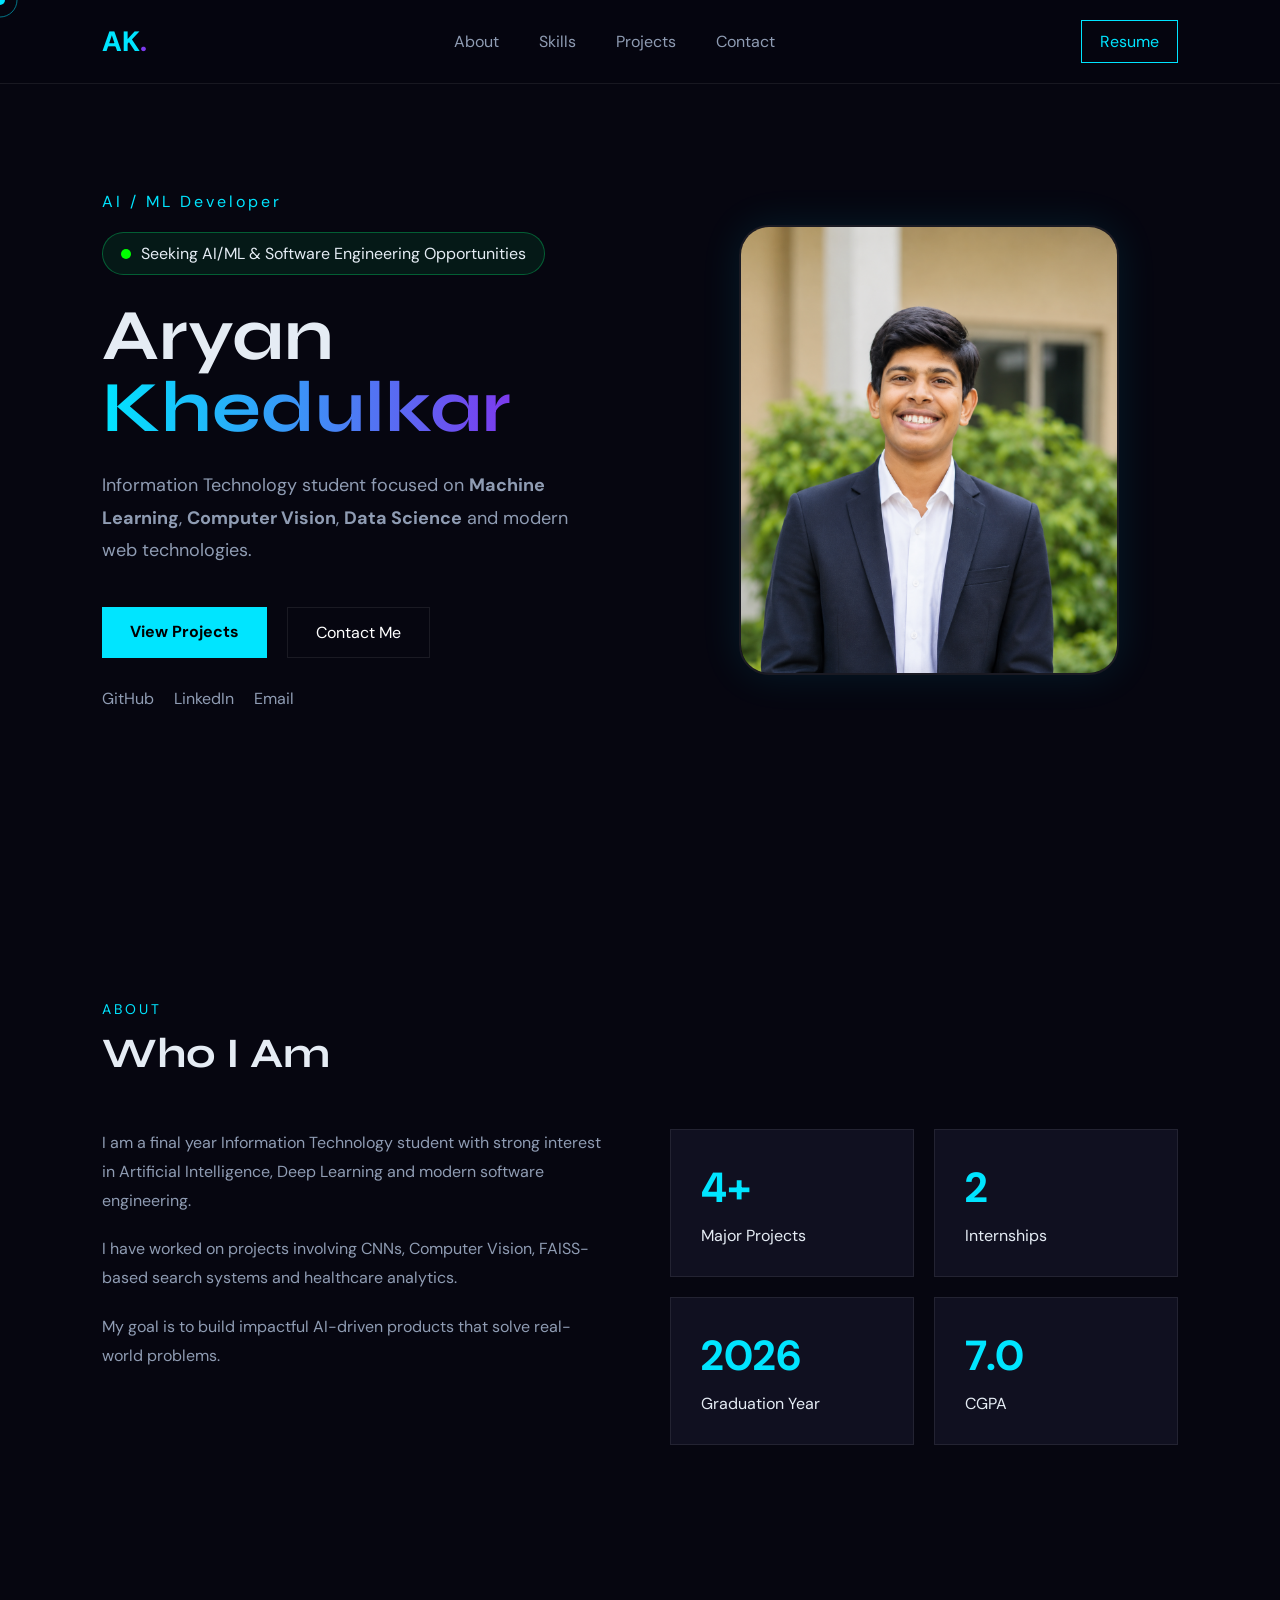
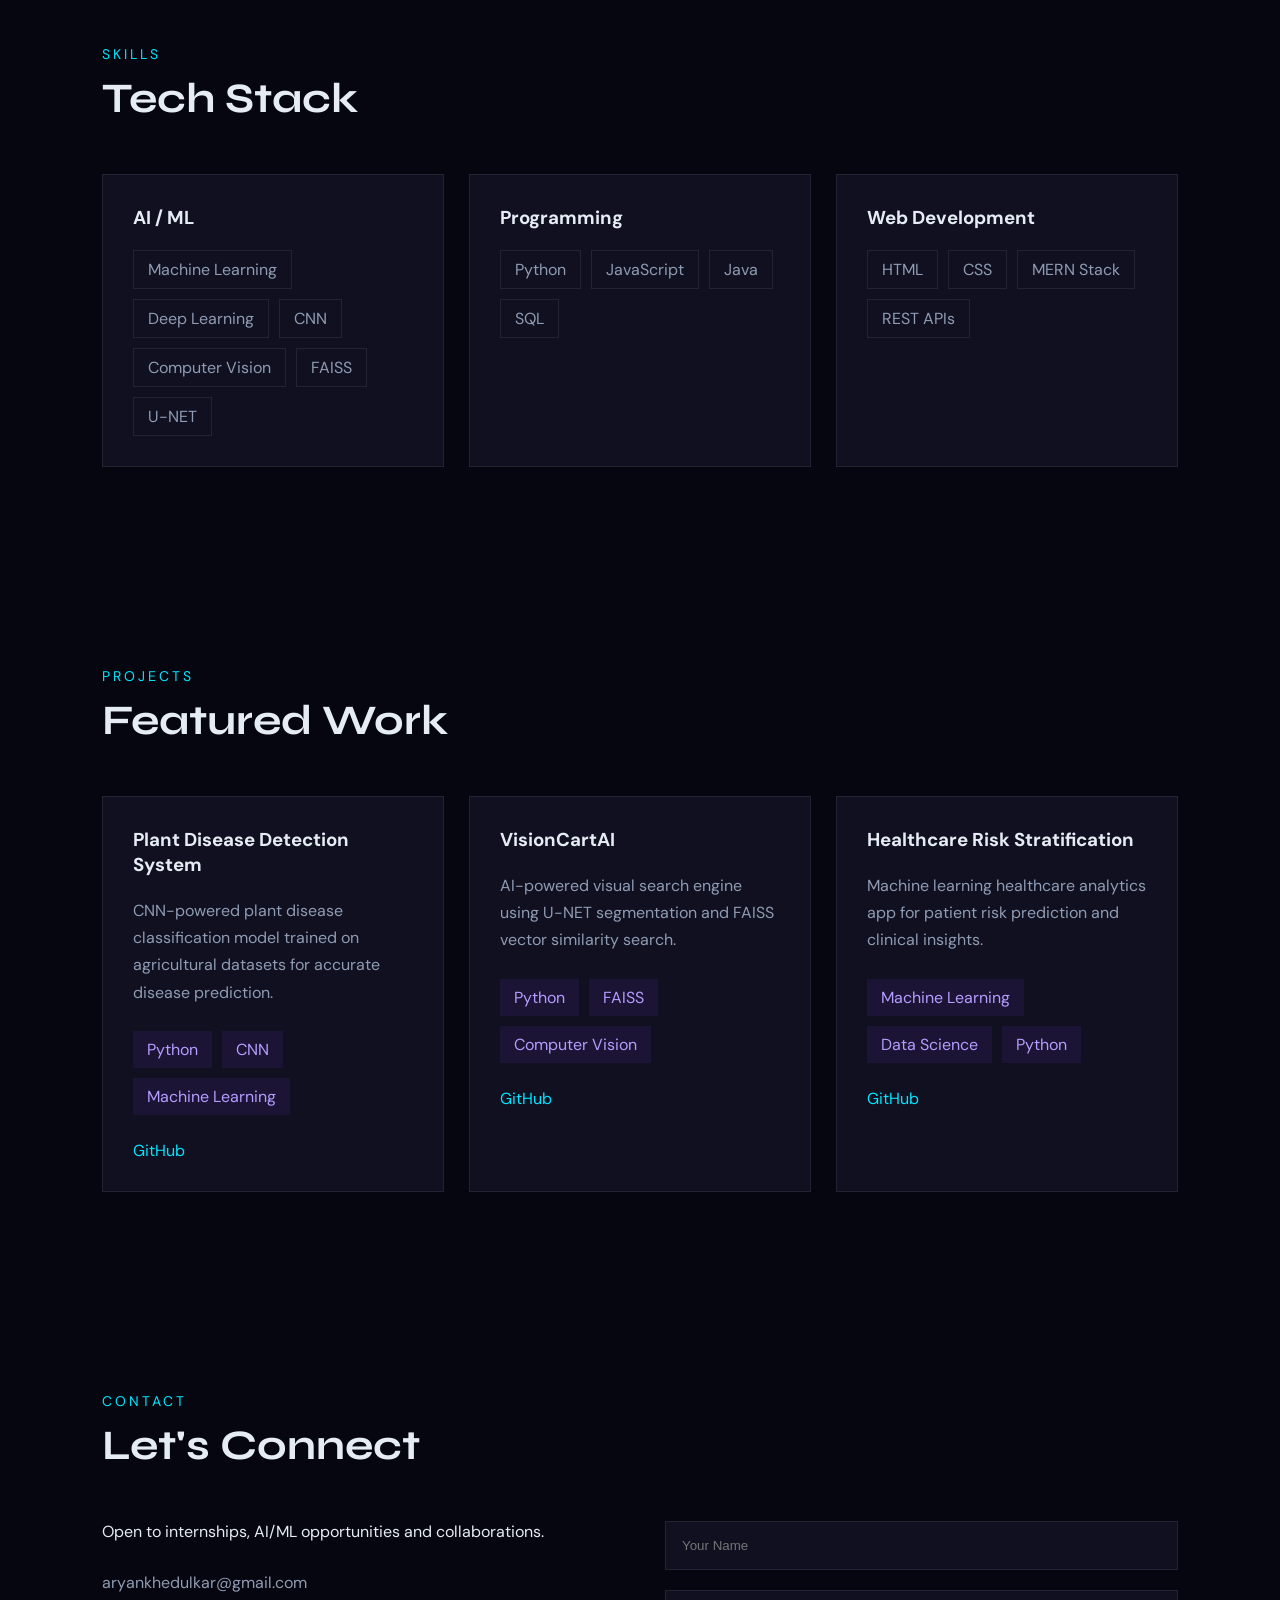
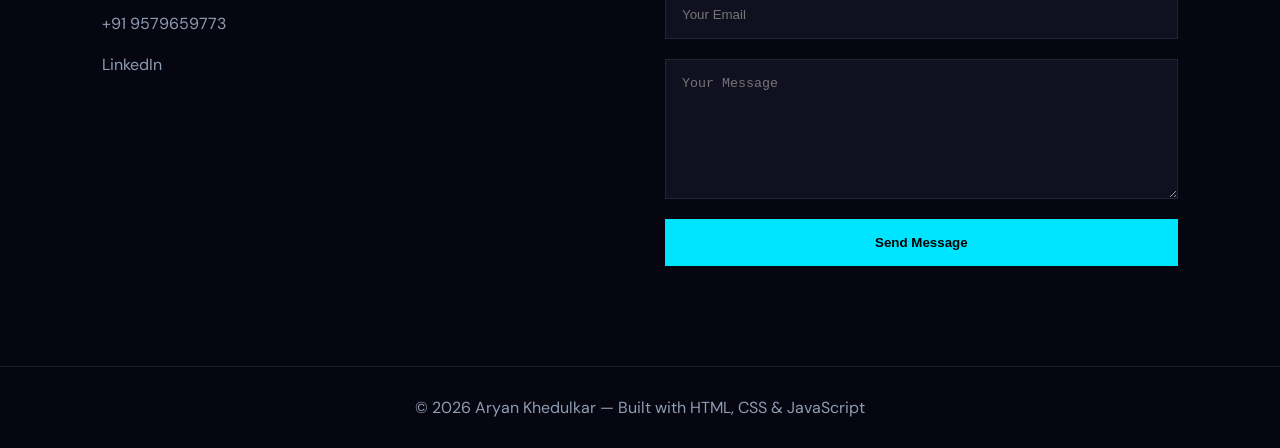
<file: index.html>
<!DOCTYPE html>
<html lang="en">
<head>

  <meta charset="UTF-8" />
  <meta name="viewport" content="width=device-width, initial-scale=1.0" />

  <title>Aryan Khedulkar | AI/ML Developer</title>

  <meta
    name="description"
    content="Aryan Khedulkar — AI/ML Developer, Full Stack Developer and Information Technology student specializing in Machine Learning, Deep Learning, Computer Vision and Data Science."
  />

  <meta name="theme-color" content="#060610">

  <meta property="og:title" content="Aryan Khedulkar Portfolio">
  <meta property="og:description" content="AI/ML Developer Portfolio">
  <meta property="og:image" content="./assets/photo.png">

  <link rel="icon" type="image/png" href="./assets/photo.png" />

  <link
    href="https://fonts.googleapis.com/css2?family=Syne:wght@400;600;700;800&family=JetBrains+Mono:wght@400;500;600&family=DM+Sans:wght@300;400;500&display=swap"
    rel="stylesheet"
  />

  <link rel="stylesheet" href="style.css" />

</head>

<body>

  <!-- Cursor -->
  <div id="cursor"></div>
  <div id="cursor-ring"></div>

  <!-- NAVBAR -->
  <nav>

    <a class="nav-logo" href="#">
      AK<span>.</span>
    </a>

    <ul class="nav-links">

      <li>
        <a href="#about">About</a>
      </li>

      <li>
        <a href="#skills">Skills</a>
      </li>

      <li>
        <a href="#projects">Projects</a>
      </li>

      <li>
        <a href="#contact">Contact</a>
      </li>

    </ul>

    <div class="nav-actions">

      <a
        class="resume-btn"
        href="./assets/Aryan_Khedulkar_Resume.pdf"
        target="_blank"
        rel="noopener noreferrer"
      >
        Resume
      </a>

      <button
        class="hamburger"
        id="hamburger"
        aria-label="Open Navigation Menu"
        title="Menu"
      >

        <span></span>
        <span></span>
        <span></span>

      </button>

    </div>

  </nav>

  <!-- MOBILE MENU -->
  <div class="mobile-menu" id="mobileMenu">

    <a href="#about">About</a>

    <a href="#skills">Skills</a>

    <a href="#projects">Projects</a>

    <a href="#contact">Contact</a>

  </div>

  <!-- HERO -->
  <section id="hero">

    <div class="hero-bg hero-bg-1"></div>
    <div class="hero-bg hero-bg-2"></div>

    <div class="hero-container">

      <div class="hero-left">

        <p class="hero-tag">
          AI / ML Developer
        </p>

        <div class="status-badge">

          <span class="dot"></span>

          Seeking AI/ML & Software Engineering Opportunities

        </div>

        <h1>

          Aryan <br />

          <span>Khedulkar</span>

        </h1>

        <p class="hero-desc">

          Information Technology student focused on
          <strong>Machine Learning</strong>,
          <strong>Computer Vision</strong>,
          <strong>Data Science</strong>
          and modern web technologies.

        </p>

        <div class="hero-buttons">

          <a href="#projects" class="primary-btn">
            View Projects
          </a>

          <a href="#contact" class="secondary-btn">
            Contact Me
          </a>

        </div>

        <div class="socials">

          <a
            href="https://github.com/coder-aryan14"
            target="_blank"
            rel="noopener noreferrer"
          >
            GitHub
          </a>

          <a
            href="https://www.linkedin.com/in/aryan-khedulkar"
            target="_blank"
            rel="noopener noreferrer"
          >
            LinkedIn
          </a>

          <a href="mailto:aryankhedulkar@gmail.com">
            Email
          </a>

        </div>

      </div>

      <div class="hero-right">

        <div class="image-wrapper">

          <img
            src="./assets/photo.png"
            alt="Aryan Khedulkar"
          />

        </div>

      </div>

    </div>

  </section>

  <!-- ABOUT -->
  <section id="about">

    <div class="section-header">

      <p>ABOUT</p>

      <h2>Who I Am</h2>

    </div>

    <div class="about-grid">

      <div class="about-text">

        <p>
          I am a final year Information Technology student with strong
          interest in Artificial Intelligence, Deep Learning and modern
          software engineering.
        </p>

        <p>
          I have worked on projects involving CNNs, Computer Vision,
          FAISS-based search systems and healthcare analytics.
        </p>

        <p>
          My goal is to build impactful AI-driven products that solve
          real-world problems.
        </p>

      </div>

      <div class="stats-grid">

        <div class="stat-card">

          <h3>4+</h3>

          <p>Major Projects</p>

        </div>

        <div class="stat-card">

          <h3>2</h3>

          <p>Internships</p>

        </div>

        <div class="stat-card">

          <h3>2026</h3>

          <p>Graduation Year</p>

        </div>

        <div class="stat-card">

          <h3>7.0</h3>

          <p>CGPA</p>

        </div>

      </div>

    </div>

  </section>

  <!-- SKILLS -->
  <section id="skills">

    <div class="section-header">

      <p>SKILLS</p>

      <h2>Tech Stack</h2>

    </div>

    <div class="skills-container">

      <div class="skill-box">

        <h3>AI / ML</h3>

        <div class="tags">

          <span>Machine Learning</span>
          <span>Deep Learning</span>
          <span>CNN</span>
          <span>Computer Vision</span>
          <span>FAISS</span>
          <span>U-NET</span>

        </div>

      </div>

      <div class="skill-box">

        <h3>Programming</h3>

        <div class="tags">

          <span>Python</span>
          <span>JavaScript</span>
          <span>Java</span>
          <span>SQL</span>

        </div>

      </div>

      <div class="skill-box">

        <h3>Web Development</h3>

        <div class="tags">

          <span>HTML</span>
          <span>CSS</span>
          <span>MERN Stack</span>
          <span>REST APIs</span>

        </div>

      </div>

    </div>

  </section>

  <!-- PROJECTS -->
  <section id="projects">

    <div class="section-header">

      <p>PROJECTS</p>

      <h2>Featured Work</h2>

    </div>

    <div class="projects-grid">

      <!-- PROJECT 1 -->
      <div class="project-card">

        <h3>Plant Disease Detection System</h3>

        <p>
          CNN-powered plant disease classification model trained on
          agricultural datasets for accurate disease prediction.
        </p>

        <div class="project-tags">

          <span>Python</span>
          <span>CNN</span>
          <span>Machine Learning</span>

        </div>

        <div class="project-links">

          <a
            href="https://github.com/coder-aryan14/plant-disease-detection"
            target="_blank"
            rel="noopener noreferrer"
          >
            GitHub
          </a>

        </div>

      </div>

      <!-- PROJECT 2 -->
      <div class="project-card">

        <h3>VisionCartAI</h3>

        <p>
          AI-powered visual search engine using U-NET segmentation and
          FAISS vector similarity search.
        </p>

        <div class="project-tags">

          <span>Python</span>
          <span>FAISS</span>
          <span>Computer Vision</span>

        </div>

        <div class="project-links">

          <a
            href="https://github.com/coder-aryan14/visioncart-ai"
            target="_blank"
            rel="noopener noreferrer"
          >
            GitHub
          </a>

        </div>

      </div>

      <!-- PROJECT 3 -->
      <div class="project-card">

        <h3>Healthcare Risk Stratification</h3>

        <p>
          Machine learning healthcare analytics app for patient risk
          prediction and clinical insights.
        </p>

        <div class="project-tags">

          <span>Machine Learning</span>
          <span>Data Science</span>
          <span>Python</span>

        </div>

        <div class="project-links">

          <a
            href="https://github.com/coder-aryan14/Healthcare_stratification_app"
            target="_blank"
            rel="noopener noreferrer"
          >
            GitHub
          </a>

        </div>

      </div>

    </div>

  </section>

  <!-- CONTACT -->
  <section id="contact">

    <div class="section-header">

      <p>CONTACT</p>

      <h2>Let's Connect</h2>

    </div>

    <div class="contact-container">

      <div class="contact-left">

        <p>
          Open to internships, AI/ML opportunities and collaborations.
        </p>

        <div class="contact-links">

          <a href="mailto:aryankhedulkar@gmail.com">
            aryankhedulkar@gmail.com
          </a>

          <a href="tel:+919579659773">
            +91 9579659773
          </a>

          <a
            href="https://www.linkedin.com/in/aryan-khedulkar"
            target="_blank"
            rel="noopener noreferrer"
          >
            LinkedIn
          </a>

        </div>

      </div>

      <!-- REPLACE FORM_ID -->
      <form
        class="contact-form"
        action="https://formspree.io/f/FORM_ID"
        method="POST"
      >

        <input
          type="text"
          name="name"
          placeholder="Your Name"
          required
        />

        <input
          type="email"
          name="email"
          placeholder="Your Email"
          required
        />

        <textarea
          name="message"
          placeholder="Your Message"
          required
        ></textarea>

        <button type="submit">

          Send Message

        </button>

      </form>

    </div>

  </section>

  <!-- FOOTER -->
  <footer>

    <p>
      © 2026 Aryan Khedulkar — Built with HTML, CSS & JavaScript
    </p>

  </footer>

  <script src="script.js"></script>

</body>
</html>
</file>
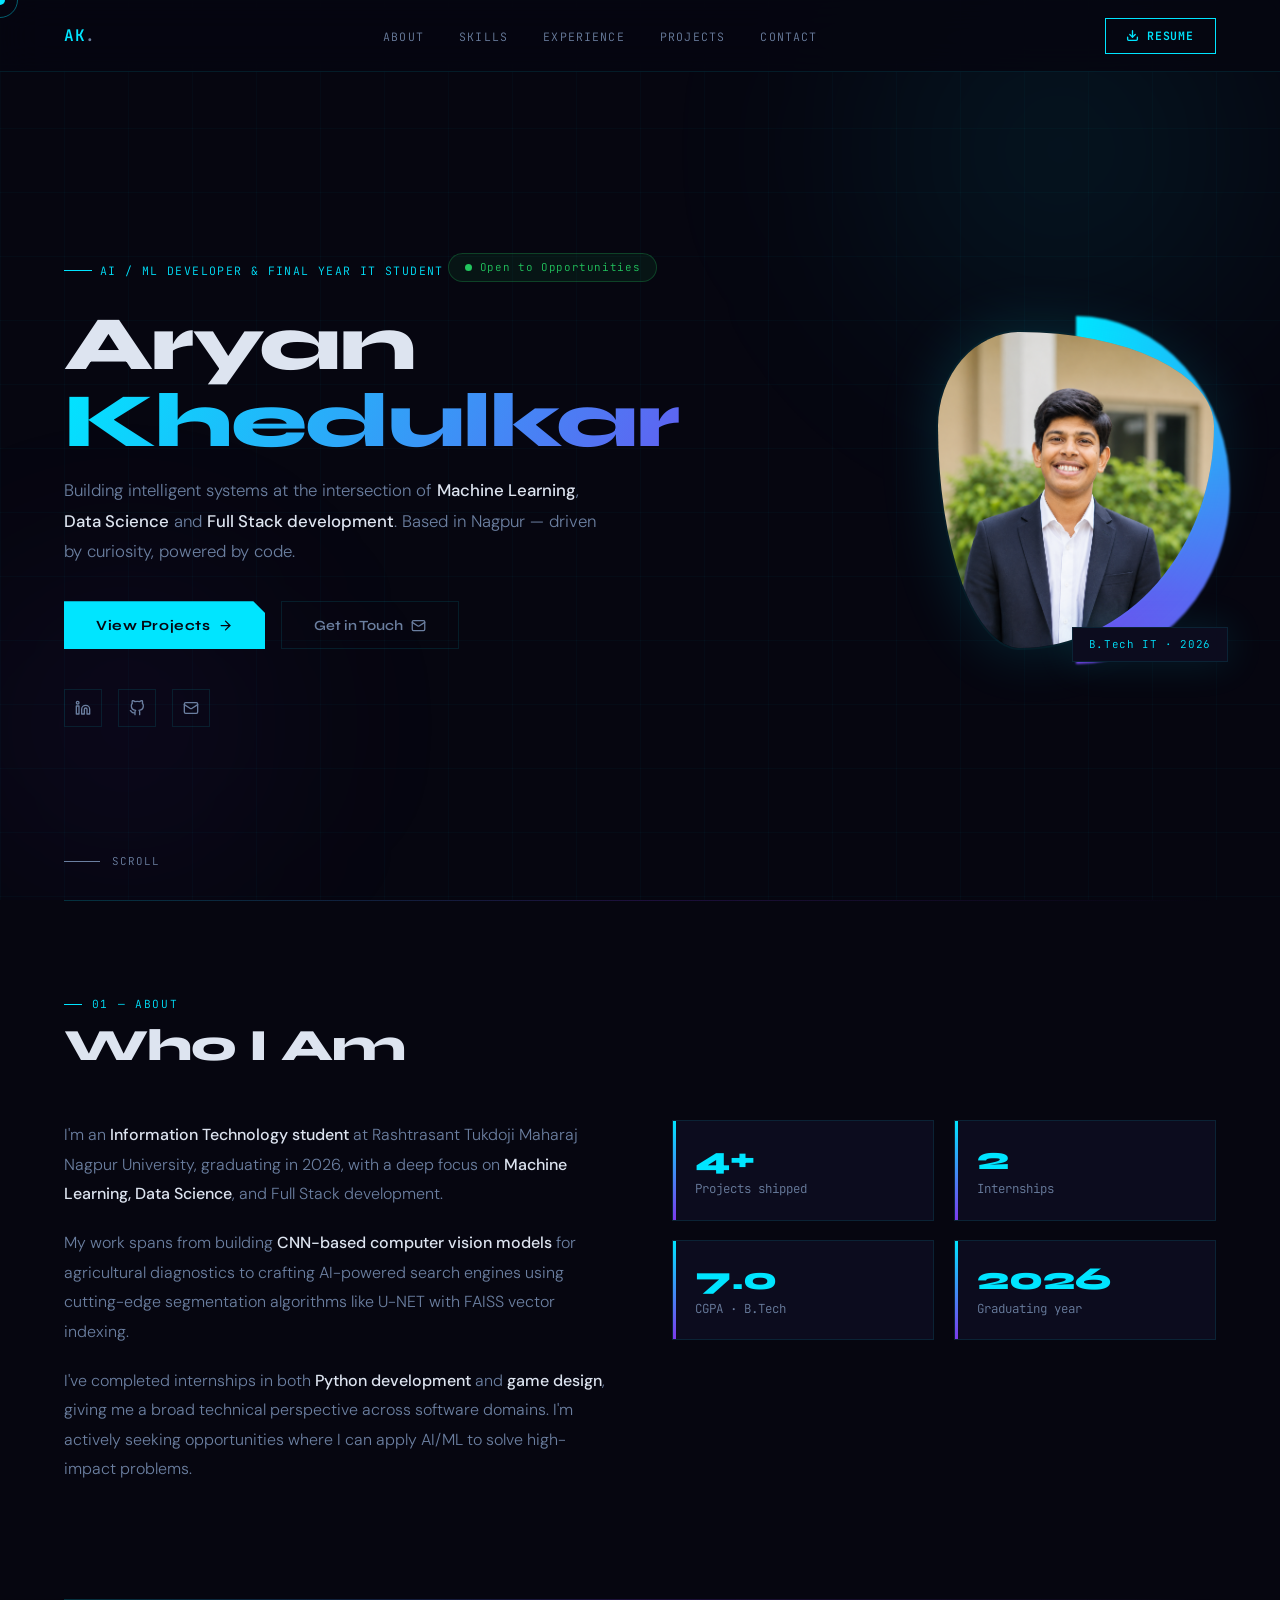
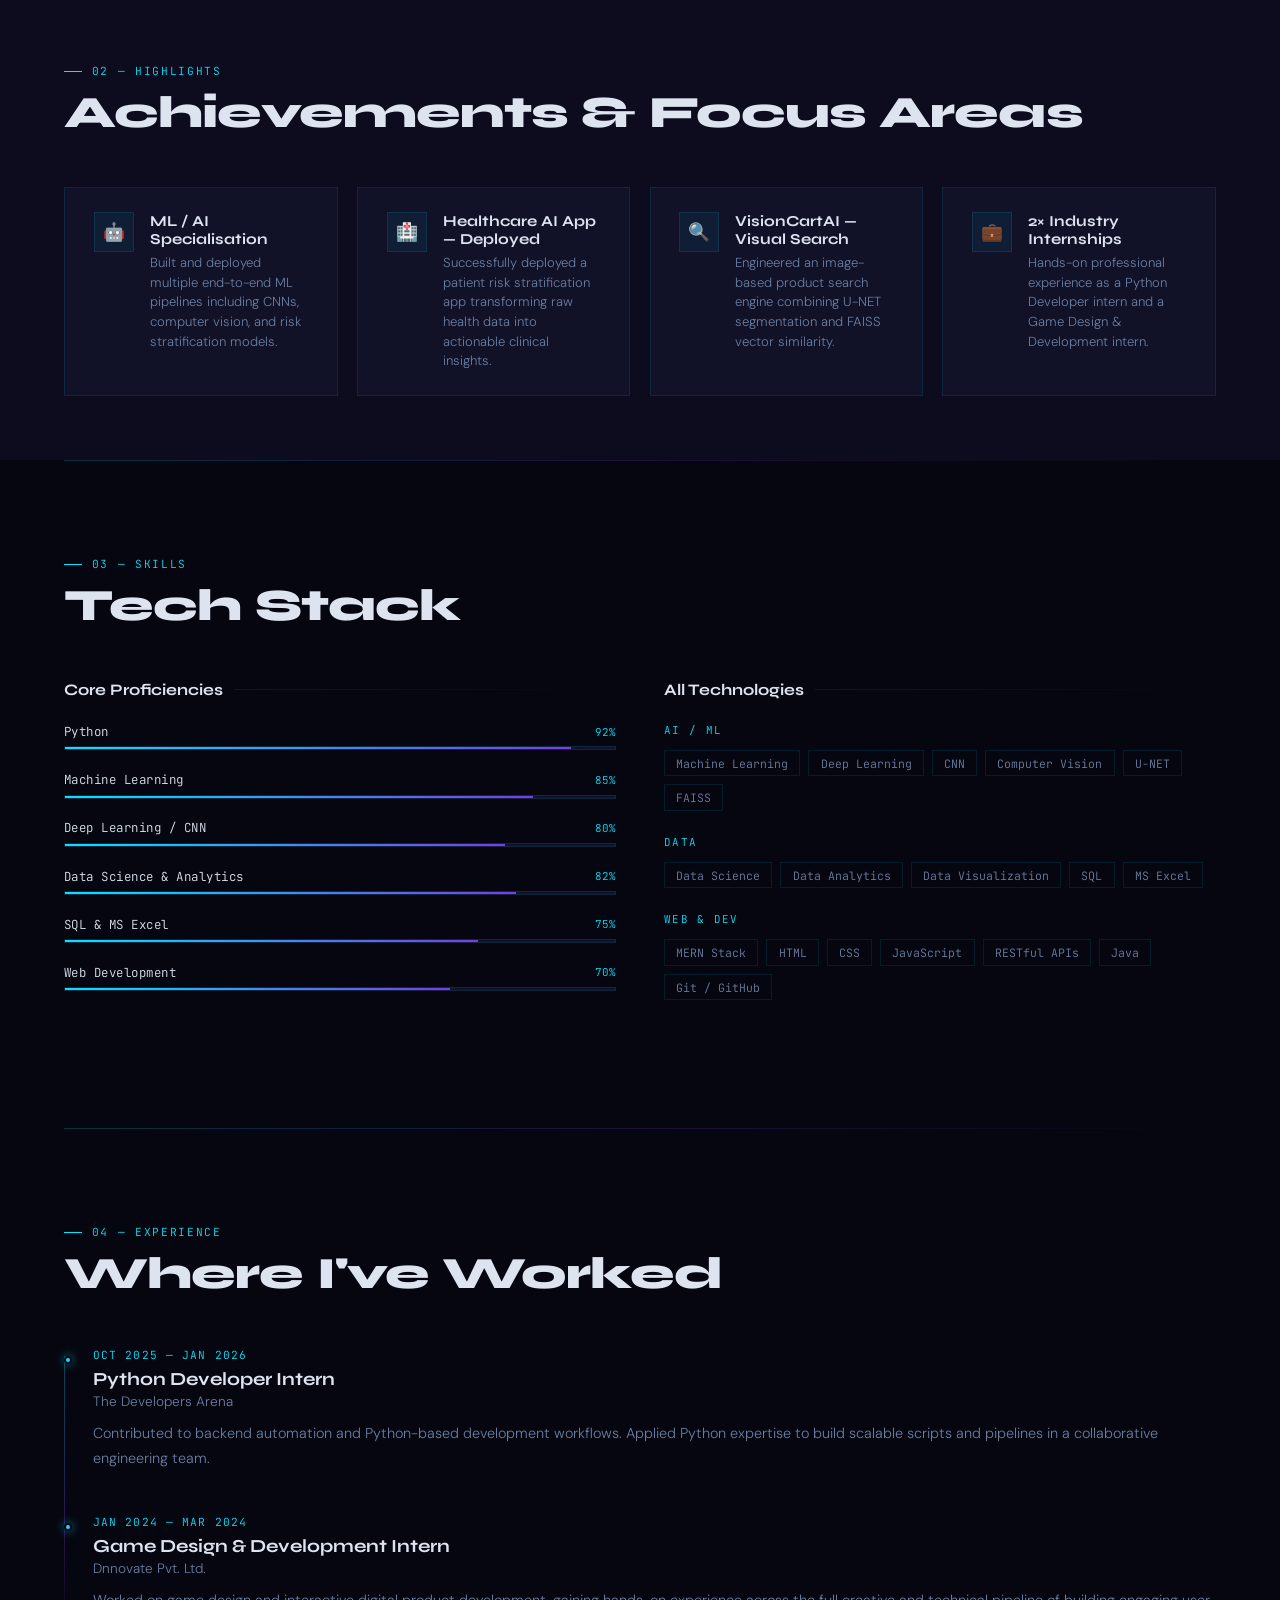
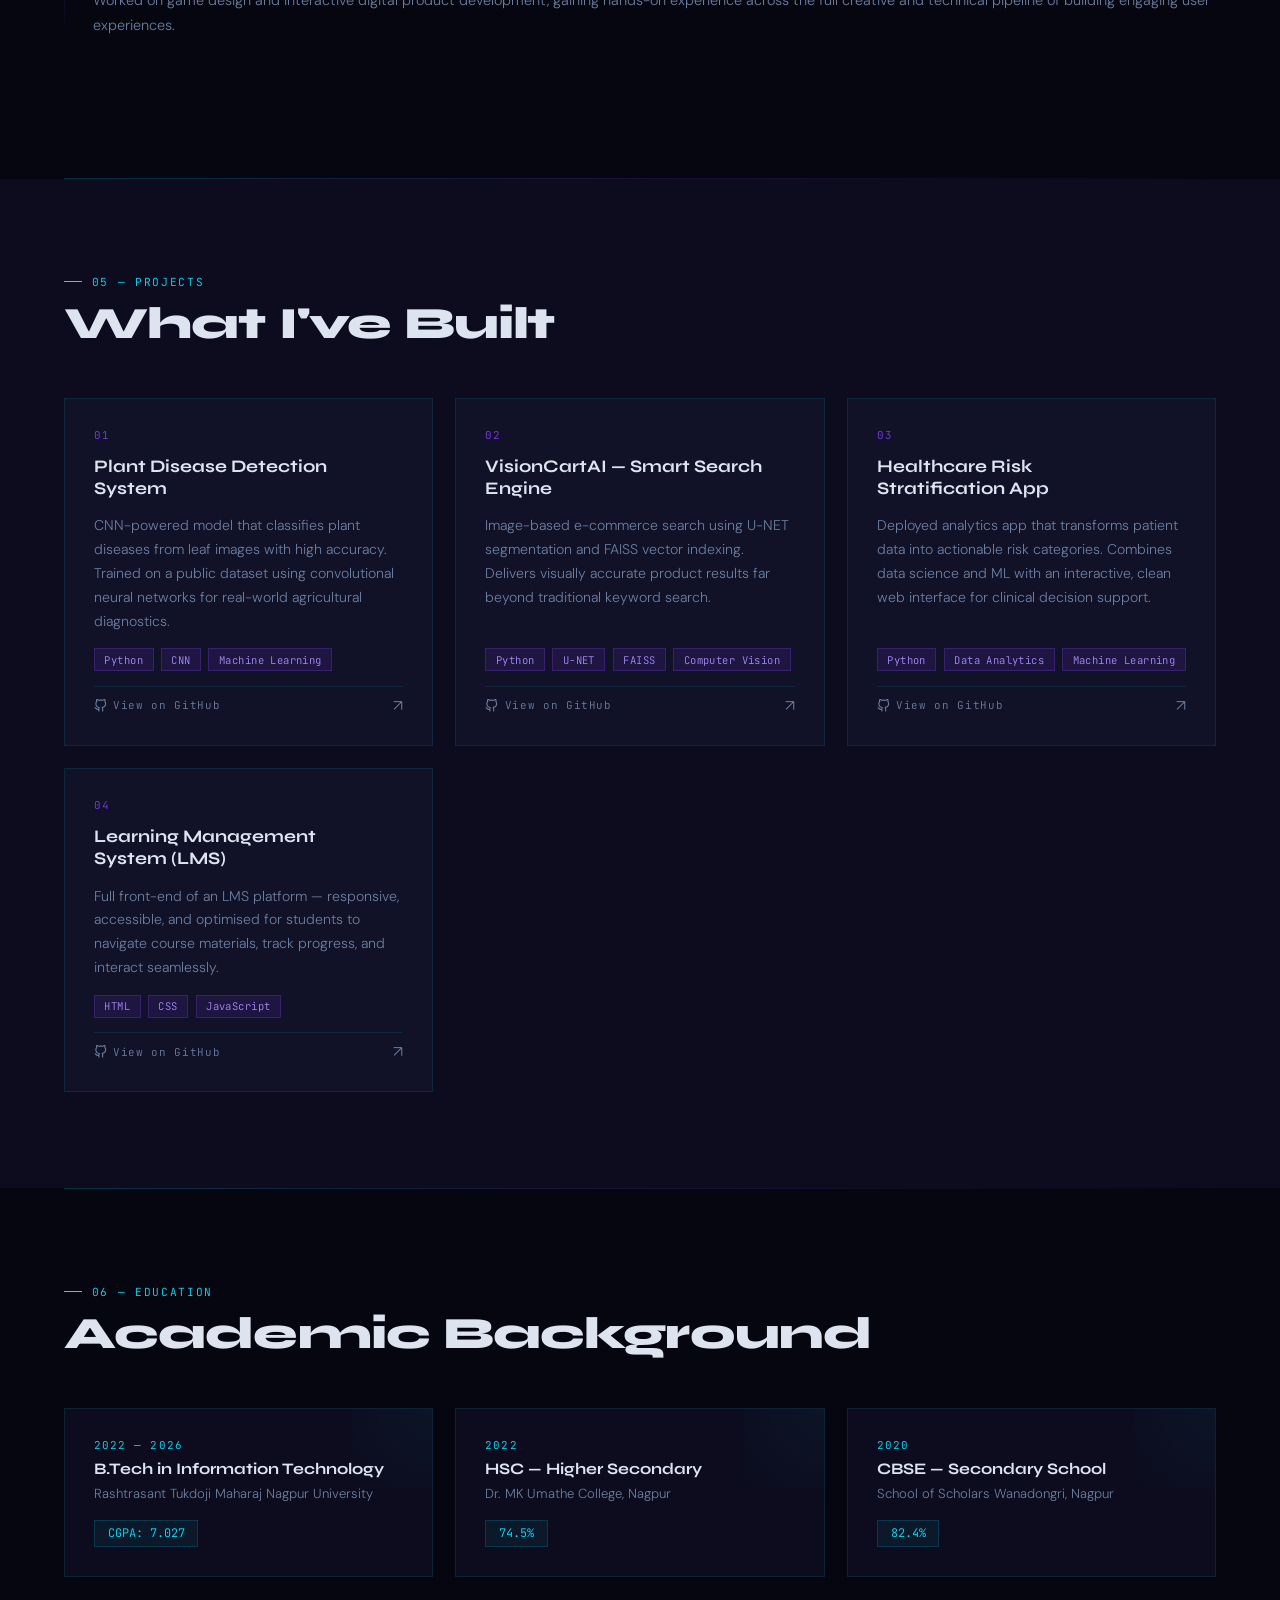
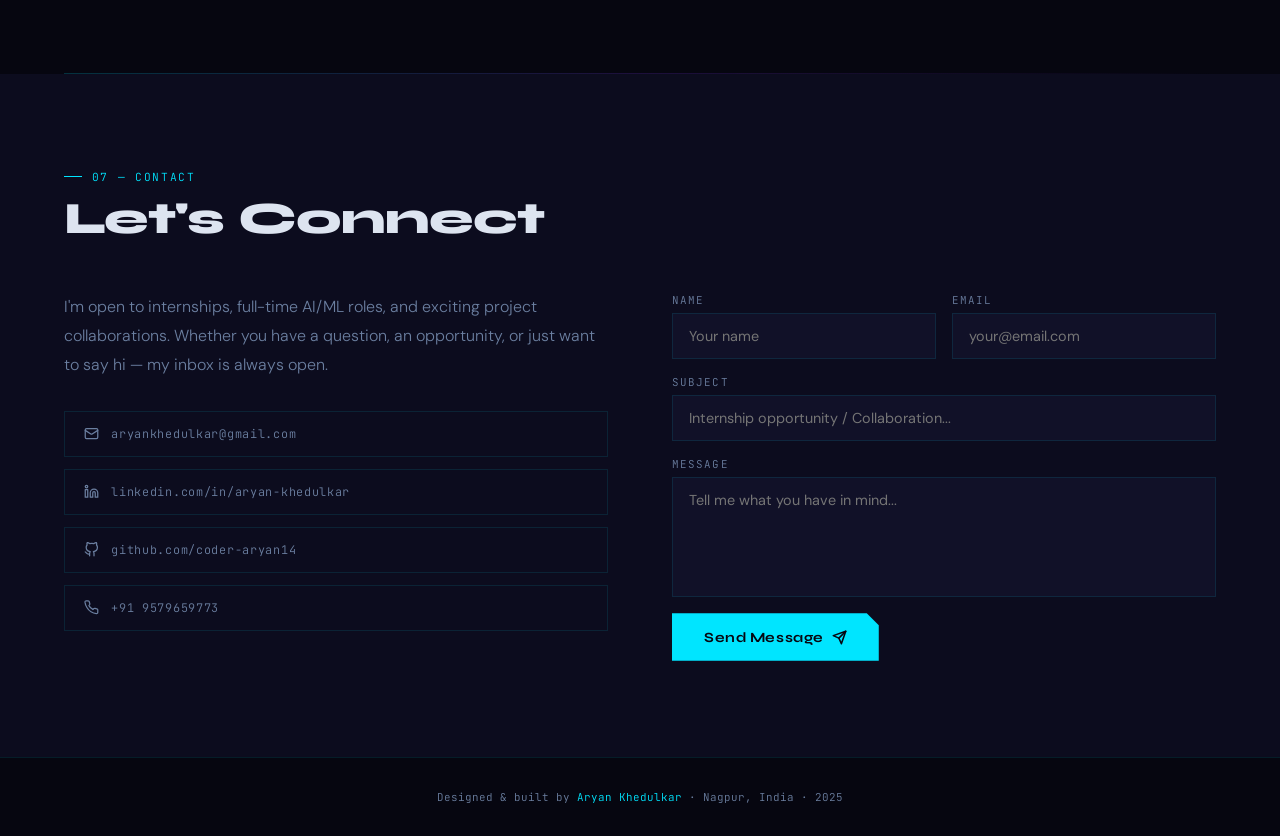
<file: portfolio/index.html>
<!DOCTYPE html>
<html lang="en">
<head>
  <meta charset="UTF-8"/>
  <meta name="viewport" content="width=device-width, initial-scale=1.0"/>
  <title>Aryan Khedulkar — AI/ML Developer</title>
  <link href="https://fonts.googleapis.com/css2?family=Syne:wght@400;600;700;800&family=JetBrains+Mono:wght@400;500;600&family=DM+Sans:ital,wght@0,300;0,400;0,500;1,300&display=swap" rel="stylesheet"/>
  <style>
    /* ── TOKENS ── */
    :root {
      --bg:     #060610;
      --bg2:    #0c0c1e;
      --bg3:    #111128;
      --cyan:   #00e5ff;
      --cyan2:  #00b4cc;
      --violet: #7c3aed;
      --violet2:#5b21b6;
      --green:  #22c55e;
      --text:   #dde4f0;
      --muted:  #6b7fa0;
      --border: rgba(0,229,255,0.10);
      --glow:   0 0 40px rgba(0,229,255,0.12);
      --glow-v: 0 0 40px rgba(124,58,237,0.18);
    }
    *, *::before, *::after { box-sizing: border-box; margin: 0; padding: 0; }
    html { scroll-behavior: smooth; }
    body {
      background: var(--bg);
      color: var(--text);
      font-family: 'DM Sans', sans-serif;
      font-weight: 300;
      overflow-x: hidden;
      cursor: none;
    }

    /* ── CUSTOM CURSOR ── */
    #cursor {
      position: fixed; width: 10px; height: 10px;
      background: var(--cyan); border-radius: 50%;
      pointer-events: none; z-index: 9999;
      transform: translate(-50%,-50%);
      transition: transform 0.08s, width 0.2s, height 0.2s, background 0.2s;
      mix-blend-mode: screen;
    }
    #cursor-ring {
      position: fixed; width: 36px; height: 36px;
      border: 1px solid rgba(0,229,255,0.4); border-radius: 50%;
      pointer-events: none; z-index: 9998;
      transform: translate(-50%,-50%);
      transition: transform 0.18s ease, width 0.25s, height 0.25s, border-color 0.25s;
    }
    body:has(a:hover) #cursor { width: 16px; height: 16px; background: #fff; }
    body:has(a:hover) #cursor-ring { width: 50px; height: 50px; border-color: var(--cyan); }

    /* ── GRID OVERLAY ── */
    body::before {
      content: '';
      position: fixed; inset: 0;
      background-image:
        linear-gradient(rgba(0,229,255,0.028) 1px, transparent 1px),
        linear-gradient(90deg, rgba(0,229,255,0.028) 1px, transparent 1px);
      background-size: 64px 64px;
      pointer-events: none; z-index: 0;
    }

    /* ── NAV ── */
    nav {
      position: fixed; top: 0; left: 0; right: 0; z-index: 200;
      display: flex; align-items: center; justify-content: space-between;
      padding: 1.1rem clamp(1.5rem,5vw,4rem);
      background: rgba(6,6,16,0.88);
      backdrop-filter: blur(20px);
      border-bottom: 1px solid var(--border);
    }
    .nav-logo {
      font-family: 'JetBrains Mono', monospace;
      font-size: 1rem; font-weight: 600;
      color: var(--cyan); text-decoration: none;
      letter-spacing: 0.04em;
    }
    .nav-logo em { color: var(--muted); font-style: normal; }
    .nav-center { display: flex; gap: 2.2rem; list-style: none; }
    .nav-center a {
      font-family: 'JetBrains Mono', monospace;
      font-size: 0.72rem; color: var(--muted);
      text-decoration: none; letter-spacing: 0.1em;
      text-transform: uppercase; transition: color 0.2s;
    }
    .nav-center a:hover { color: var(--cyan); }
    .nav-right { display: flex; align-items: center; gap: 1rem; }
    .btn-cv {
      display: inline-flex; align-items: center; gap: 0.45rem;
      padding: 0.6rem 1.3rem;
      background: transparent;
      border: 1px solid var(--cyan);
      color: var(--cyan);
      font-family: 'JetBrains Mono', monospace;
      font-size: 0.72rem; font-weight: 600;
      text-decoration: none; letter-spacing: 0.08em;
      text-transform: uppercase;
      transition: all 0.25s;
    }
    .btn-cv:hover {
      background: var(--cyan); color: var(--bg);
      box-shadow: 0 0 20px rgba(0,229,255,0.4);
    }
    .btn-cv svg { width:13px; height:13px; stroke:currentColor; fill:none; stroke-width:2.5; stroke-linecap:round; stroke-linejoin:round; }

    /* hamburger */
    .hamburger {
      display: none; flex-direction: column; gap: 5px;
      background: none; border: none; cursor: pointer; padding: 4px;
    }
    .hamburger span {
      display: block; width: 24px; height: 2px;
      background: var(--text); transition: all 0.3s;
    }
    .hamburger.open span:nth-child(1) { transform: translateY(7px) rotate(45deg); }
    .hamburger.open span:nth-child(2) { opacity: 0; }
    .hamburger.open span:nth-child(3) { transform: translateY(-7px) rotate(-45deg); }

    /* mobile menu */
    .mobile-menu {
      display: none; position: fixed;
      top: 0; left: 0; right: 0; bottom: 0;
      background: rgba(6,6,16,0.97);
      backdrop-filter: blur(20px);
      z-index: 190; flex-direction: column;
      align-items: center; justify-content: center; gap: 2.5rem;
    }
    .mobile-menu.open { display: flex; }
    .mobile-menu a {
      font-family: 'Syne', sans-serif; font-size: 2rem; font-weight: 800;
      color: var(--muted); text-decoration: none;
      letter-spacing: -0.02em; transition: color 0.2s;
    }
    .mobile-menu a:hover { color: var(--cyan); }

    /* ── HERO ── */
    #hero {
      position: relative; min-height: 100vh;
      display: flex; align-items: center;
      padding: 0 clamp(1.5rem,5vw,4rem);
      padding-top: 80px;
      overflow: hidden;
    }
    .hero-orb {
      position: absolute; border-radius: 50%;
      filter: blur(90px); pointer-events: none;
    }
    .orb1 {
      width: 600px; height: 600px;
      background: radial-gradient(circle, rgba(0,229,255,0.09) 0%, transparent 70%);
      top: -150px; right: -80px;
      animation: breathe 7s ease-in-out infinite;
    }
    .orb2 {
      width: 450px; height: 450px;
      background: radial-gradient(circle, rgba(124,58,237,0.08) 0%, transparent 70%);
      bottom: -50px; left: -100px;
      animation: breathe 7s ease-in-out infinite reverse;
    }
    @keyframes breathe {
      0%,100% { transform: scale(1); opacity: 1; }
      50% { transform: scale(1.15); opacity: 0.6; }
    }

    .hero-inner {
      position: relative; z-index: 1;
      display: grid; grid-template-columns: 1fr auto;
      gap: 4rem; align-items: center;
      width: 100%; max-width: 1200px;
    }

    .hero-tag {
      display: inline-flex; align-items: center; gap: 0.5rem;
      font-family: 'JetBrains Mono', monospace; font-size: 0.72rem;
      color: var(--cyan); letter-spacing: 0.12em; text-transform: uppercase;
      margin-bottom: 1.2rem;
    }
    .hero-tag::before {
      content: ''; display: block;
      width: 28px; height: 1px; background: var(--cyan);
    }

    /* status badge */
    .status-badge {
      display: inline-flex; align-items: center; gap: 0.5rem;
      padding: 0.4rem 1rem;
      background: rgba(34,197,94,0.08);
      border: 1px solid rgba(34,197,94,0.25);
      border-radius: 100px;
      font-family: 'JetBrains Mono', monospace; font-size: 0.68rem;
      color: var(--green); letter-spacing: 0.06em;
      margin-bottom: 1.5rem;
    }
    .status-dot {
      width: 7px; height: 7px; background: var(--green);
      border-radius: 50%;
      box-shadow: 0 0 0 0 rgba(34,197,94,0.4);
      animation: ping 2s ease-in-out infinite;
    }
    @keyframes ping {
      0%,100% { box-shadow: 0 0 0 0 rgba(34,197,94,0.5); }
      50% { box-shadow: 0 0 0 6px rgba(34,197,94,0); }
    }

    h1.hero-name {
      font-family: 'Syne', sans-serif;
      font-size: clamp(2.8rem, 6vw, 5.2rem);
      font-weight: 800; line-height: 1.0;
      letter-spacing: -0.02em; margin-bottom: 1rem;
    }
    .line1 { display: block; color: var(--text); }
    .line2 {
      display: block;
      background: linear-gradient(120deg, var(--cyan) 0%, var(--violet) 100%);
      -webkit-background-clip: text; -webkit-text-fill-color: transparent;
      background-clip: text;
    }

    .hero-desc {
      font-size: 1.05rem; color: var(--muted);
      line-height: 1.8; max-width: 540px; margin-bottom: 2.2rem;
    }
    .hero-desc strong { color: var(--text); font-weight: 500; }

    .hero-btns { display: flex; gap: 1rem; flex-wrap: wrap; margin-bottom: 2.5rem; }
    .btn-primary {
      display: inline-flex; align-items: center; gap: 0.5rem;
      padding: 0.9rem 2rem;
      background: var(--cyan); color: var(--bg);
      font-family: 'Syne', sans-serif; font-weight: 700;
      font-size: 0.88rem; letter-spacing: 0.04em;
      text-decoration: none;
      clip-path: polygon(0 0, calc(100% - 12px) 0, 100% 12px, 100% 100%, 0 100%);
      transition: all 0.25s;
    }
    .btn-primary:hover {
      background: #fff;
      box-shadow: 0 0 40px rgba(0,229,255,0.5);
      transform: translateY(-2px);
    }
    .btn-outline {
      display: inline-flex; align-items: center; gap: 0.5rem;
      padding: 0.9rem 2rem;
      border: 1px solid var(--border); color: var(--muted);
      font-family: 'Syne', sans-serif; font-weight: 600;
      font-size: 0.88rem; text-decoration: none;
      transition: all 0.25s;
    }
    .btn-outline:hover {
      border-color: var(--cyan); color: var(--cyan);
      background: rgba(0,229,255,0.04);
    }
    .btn-outline svg, .btn-primary svg {
      width:15px; height:15px; stroke:currentColor;
      fill:none; stroke-width:2; stroke-linecap:round; stroke-linejoin:round;
    }

    .hero-socials { display: flex; gap: 1rem; }
    .social-link {
      display: flex; align-items: center; justify-content: center;
      width: 38px; height: 38px;
      border: 1px solid var(--border); color: var(--muted);
      text-decoration: none; transition: all 0.25s;
    }
    .social-link svg { width:16px; height:16px; stroke:currentColor; fill:none; stroke-width:2; stroke-linecap:round; stroke-linejoin:round; }
    .social-link:hover { border-color: var(--cyan); color: var(--cyan); box-shadow: var(--glow); }

    /* PHOTO */
    .hero-photo-wrap {
      position: relative; flex-shrink: 0;
    }
    .photo-hex-outer {
      position: relative; width: 280px; height: 320px;
    }
    /* spinning ring */
    .photo-ring {
      position: absolute; inset: -14px;
      border-radius: 50%;
      background: conic-gradient(var(--cyan) 0deg, var(--violet) 180deg, transparent 180deg, transparent 360deg);
      animation: spin 6s linear infinite;
      filter: blur(1px);
    }
    @keyframes spin { to { transform: rotate(360deg); } }
    .photo-ring-mask {
      position: absolute; inset: 0;
      background: var(--bg); border-radius: 50%; margin: 4px;
    }
    .photo-frame {
      position: relative; z-index: 1;
      width: 100%; height: 100%;
      border-radius: 30% 70% 70% 30% / 30% 30% 70% 70%;
      overflow: hidden;
      border: 2px solid var(--border);
      box-shadow: 0 0 60px rgba(0,229,255,0.15), inset 0 0 40px rgba(0,0,0,0.3);
      animation: morphShape 8s ease-in-out infinite;
    }
    @keyframes morphShape {
      0%,100% { border-radius: 30% 70% 70% 30% / 30% 30% 70% 70%; }
      25% { border-radius: 58% 42% 75% 25% / 76% 46% 54% 24%; }
      50% { border-radius: 50% 50% 33% 67% / 55% 27% 73% 45%; }
      75% { border-radius: 33% 67% 58% 42% / 63% 68% 32% 37%; }
    }

    /* PHOTO PLACEHOLDER — replace src with your actual photo */
    .photo-frame img {
      width: 100%; height: 100%;
      object-fit: cover; object-position: center top;
      display: block;
    }
    /* fallback if no photo yet */
    .photo-placeholder {
      width: 100%; height: 100%;
      background: linear-gradient(135deg, var(--bg3), var(--bg2));
      display: flex; flex-direction: column;
      align-items: center; justify-content: center; gap: 0.5rem;
    }
    .photo-placeholder-initials {
      font-family: 'Syne', sans-serif; font-size: 4rem; font-weight: 800;
      background: linear-gradient(135deg, var(--cyan), var(--violet));
      -webkit-background-clip: text; -webkit-text-fill-color: transparent;
      background-clip: text;
    }
    .photo-placeholder-hint {
      font-family: 'JetBrains Mono', monospace; font-size: 0.62rem;
      color: var(--muted); letter-spacing: 0.1em; text-align: center;
      padding: 0 1rem;
    }
    .photo-badge {
      position: absolute; bottom: -12px; right: -12px; z-index: 2;
      background: var(--bg2); border: 1px solid var(--border);
      padding: 0.6rem 1rem;
      font-family: 'JetBrains Mono', monospace; font-size: 0.68rem;
      color: var(--cyan); letter-spacing: 0.06em;
      box-shadow: var(--glow);
    }

    .hero-scroll {
      position: absolute; bottom: 2rem; left: clamp(1.5rem,5vw,4rem);
      display: flex; align-items: center; gap: 0.75rem;
      font-family: 'JetBrains Mono', monospace; font-size: 0.68rem;
      color: var(--muted); letter-spacing: 0.1em; text-transform: uppercase;
    }
    .scroll-line {
      width: 36px; height: 1px; background: var(--muted);
      animation: scLine 2s ease-in-out infinite;
    }
    @keyframes scLine { 0%,100%{width:36px;opacity:0.4} 50%{width:70px;opacity:1} }

    /* ── DIVIDER ── */
    .divider {
      height: 1px; margin: 0 clamp(1.5rem,5vw,4rem);
      background: linear-gradient(90deg, var(--cyan), var(--violet), transparent);
      opacity: 0.2; position: relative; z-index: 1;
    }

    /* ── SECTIONS ── */
    section { position: relative; z-index: 1; padding: 6rem clamp(1.5rem,5vw,4rem); }
    .sec-label {
      font-family: 'JetBrains Mono', monospace; font-size: 0.7rem;
      color: var(--cyan); letter-spacing: 0.15em; text-transform: uppercase;
      display: flex; align-items: center; gap: 0.6rem; margin-bottom: 0.5rem;
    }
    .sec-label::before { content:''; display:block; width:18px; height:1px; background:var(--cyan); }
    .sec-title {
      font-family: 'Syne', sans-serif;
      font-size: clamp(1.9rem, 3.5vw, 2.8rem);
      font-weight: 800; letter-spacing: -0.02em; margin-bottom: 3rem;
    }

    /* ── ABOUT ── */
    .about-grid {
      display: grid; grid-template-columns: 1fr 1fr;
      gap: 4rem; align-items: start;
    }
    .about-text p {
      color: var(--muted); line-height: 1.85; font-size: 1rem;
      margin-bottom: 1.2rem;
    }
    .about-text p strong { color: var(--text); font-weight: 500; }
    .about-stats {
      display: grid; grid-template-columns: 1fr 1fr; gap: 1.2rem;
    }
    .stat-card {
      background: var(--bg2); border: 1px solid var(--border);
      padding: 1.4rem; position: relative; overflow: hidden;
      transition: border-color 0.3s, box-shadow 0.3s;
    }
    .stat-card::before {
      content:''; position:absolute; top:0; left:0;
      width:3px; height:100%;
      background: linear-gradient(180deg, var(--cyan), var(--violet));
    }
    .stat-card:hover { border-color:rgba(0,229,255,0.3); box-shadow:var(--glow); }
    .stat-num {
      font-family:'Syne',sans-serif; font-size:2rem; font-weight:800;
      color:var(--cyan); line-height:1; margin-bottom:0.3rem;
    }
    .stat-lbl { font-size:0.78rem; color:var(--muted); font-family:'JetBrains Mono',monospace; }

    /* ── ACHIEVEMENTS STRIP ── */
    #achievements { background: var(--bg2); padding: 4rem clamp(1.5rem,5vw,4rem); }
    .ach-grid {
      display: grid; grid-template-columns: repeat(auto-fit, minmax(240px, 1fr));
      gap: 1.2rem;
    }
    .ach-card {
      background: var(--bg3); border: 1px solid var(--border);
      padding: 1.5rem 1.8rem;
      display: flex; align-items: flex-start; gap: 1rem;
      transition: all 0.3s;
    }
    .ach-card:hover { border-color: rgba(0,229,255,0.25); transform: translateY(-3px); box-shadow: var(--glow); }
    .ach-icon {
      width: 40px; height: 40px; flex-shrink: 0;
      background: rgba(0,229,255,0.06); border: 1px solid var(--border);
      display: flex; align-items: center; justify-content: center;
      font-size: 1.1rem;
    }
    .ach-title {
      font-family: 'Syne', sans-serif; font-weight: 700; font-size: 0.95rem;
      margin-bottom: 0.3rem;
    }
    .ach-desc { font-size: 0.82rem; color: var(--muted); line-height: 1.5; }

    /* ── SKILLS ── */
    .skills-layout {
      display: grid; grid-template-columns: 1fr 1fr; gap: 3rem;
    }
    .skills-col-title {
      font-family: 'Syne', sans-serif; font-weight: 700;
      font-size: 1rem; margin-bottom: 1.5rem;
      display: flex; align-items: center; gap: 0.7rem; color: var(--text);
    }
    .skills-col-title::after {
      content: ''; flex: 1; height: 1px;
      background: linear-gradient(90deg, var(--border), transparent);
    }

    /* progress bars */
    .skill-bar-item { margin-bottom: 1.3rem; }
    .skill-bar-top {
      display: flex; justify-content: space-between; align-items: center;
      margin-bottom: 0.4rem;
    }
    .skill-bar-name {
      font-family: 'JetBrains Mono', monospace; font-size: 0.78rem;
      color: var(--text); letter-spacing: 0.04em;
    }
    .skill-bar-pct {
      font-family: 'JetBrains Mono', monospace; font-size: 0.68rem;
      color: var(--cyan);
    }
    .skill-bar-track {
      height: 4px; background: var(--bg3);
      border: 1px solid var(--border); overflow: hidden;
    }
    .skill-bar-fill {
      height: 100%; width: 0;
      background: linear-gradient(90deg, var(--cyan), var(--violet));
      transition: width 1.2s cubic-bezier(0.22, 1, 0.36, 1);
      box-shadow: 0 0 8px rgba(0,229,255,0.4);
    }

    /* tag skills */
    .skill-tags-section { margin-bottom: 2rem; }
    .skill-category {
      font-family: 'JetBrains Mono', monospace; font-size: 0.68rem;
      color: var(--cyan); letter-spacing: 0.12em; text-transform: uppercase;
      margin-bottom: 0.8rem;
    }
    .skill-tags { display: flex; flex-wrap: wrap; gap: 0.5rem; margin-bottom: 1.5rem; }
    .skill-tag {
      font-family: 'JetBrains Mono', monospace; font-size: 0.72rem;
      padding: 0.3rem 0.7rem;
      border: 1px solid var(--border); color: var(--muted);
      transition: all 0.2s;
    }
    .skill-tag:hover { border-color: var(--cyan); color: var(--cyan); background: rgba(0,229,255,0.04); }

    /* ── EXPERIENCE ── */
    .timeline { position: relative; padding-left: 1.8rem; }
    .timeline::before {
      content:''; position:absolute; left:0; top:8px; bottom:0;
      width:1px;
      background: linear-gradient(180deg, var(--cyan) 0%, var(--violet) 60%, transparent 100%);
      opacity: 0.3;
    }
    .timeline-item { position: relative; margin-bottom: 2.8rem; }
    .timeline-item::before {
      content:''; position:absolute; left:-1.8rem; top:8px;
      width:8px; height:8px; background:var(--cyan);
      border:2px solid var(--bg); border-radius:50%;
      box-shadow: 0 0 10px rgba(0,229,255,0.6);
    }
    .tl-date {
      font-family:'JetBrains Mono',monospace; font-size:0.7rem;
      color:var(--cyan); letter-spacing:0.1em; margin-bottom:0.35rem;
    }
    .tl-title {
      font-family:'Syne',sans-serif; font-size:1.15rem; font-weight:700;
      margin-bottom:0.2rem;
    }
    .tl-company { font-size:0.85rem; color:var(--muted); margin-bottom:0.7rem; }
    .tl-desc { color:var(--muted); font-size:0.9rem; line-height:1.7; }

    /* ── PROJECTS ── */
    #projects { background: var(--bg2); }
    .projects-grid {
      display: grid; grid-template-columns: repeat(auto-fit, minmax(300px, 1fr));
      gap: 1.4rem;
    }
    .project-card {
      background: var(--bg3); border: 1px solid var(--border);
      padding: 1.8rem; position: relative; overflow: hidden;
      display: flex; flex-direction: column; gap: 0.9rem;
      transition: all 0.3s;
    }
    .project-card::before {
      content:''; position:absolute; inset:0;
      background: linear-gradient(135deg, rgba(0,229,255,0.03), transparent 55%);
      opacity:0; transition:opacity 0.3s;
      pointer-events: none;
    }
    .project-card:hover::before { opacity:1; }
    .project-card:hover {
      border-color: rgba(0,229,255,0.28);
      transform: translateY(-4px);
      box-shadow: var(--glow);
    }
    .proj-num {
      font-family:'JetBrains Mono',monospace; font-size:0.68rem;
      color:var(--violet); letter-spacing:0.1em;
    }
    .proj-title {
      font-family:'Syne',sans-serif; font-size:1.1rem; font-weight:700;
      line-height:1.25; padding-right:1.5rem;
    }
    .proj-desc { color:var(--muted); font-size:0.88rem; line-height:1.7; flex:1; }
    .proj-tech { display:flex; flex-wrap:wrap; gap:0.45rem; }
    .tech-badge {
      font-family:'JetBrains Mono',monospace; font-size:0.66rem;
      padding:0.22rem 0.6rem;
      background:rgba(124,58,237,0.12);
      border:1px solid rgba(124,58,237,0.28); color:#a78bfa;
      letter-spacing:0.04em;
    }
    .proj-footer {
      display: flex; align-items: center; justify-content: space-between;
      padding-top: 0.5rem;
      border-top: 1px solid var(--border);
      position: relative; z-index: 2;
    }
    .proj-gh-link {
      display: inline-flex; align-items: center; gap: 0.4rem;
      font-family:'JetBrains Mono',monospace; font-size:0.68rem;
      color:var(--muted); text-decoration:none; letter-spacing:0.06em;
      transition: color 0.2s;
    }
    .proj-gh-link:hover { color:var(--cyan); }
    .proj-gh-link svg { width:13px; height:13px; stroke:currentColor; fill:none; stroke-width:2; stroke-linecap:round; stroke-linejoin:round; }
    .proj-arrow {
      font-size:1rem; color:var(--muted);
      transition:all 0.25s;
    }
    .project-card:hover .proj-arrow { color:var(--cyan); transform:translate(3px,-3px); }

    /* ── EDUCATION ── */
    .edu-grid {
      display: grid; grid-template-columns: repeat(auto-fit, minmax(270px,1fr));
      gap: 1.4rem;
    }
    .edu-card {
      background:var(--bg2); border:1px solid var(--border);
      padding:1.8rem; position:relative; overflow:hidden;
      transition:all 0.3s;
    }
    .edu-card::after {
      content:''; position:absolute; top:0; right:0;
      width:80px; height:80px;
      background: radial-gradient(circle at top right, rgba(0,229,255,0.04), transparent);
    }
    .edu-card:hover { border-color:rgba(0,229,255,0.25); box-shadow:var(--glow); }
    .edu-year {
      font-family:'JetBrains Mono',monospace; font-size:0.68rem;
      color:var(--cyan); letter-spacing:0.1em; margin-bottom:0.45rem;
    }
    .edu-deg {
      font-family:'Syne',sans-serif; font-weight:700; font-size:1rem;
      margin-bottom:0.35rem; line-height:1.3;
    }
    .edu-inst { color:var(--muted); font-size:0.82rem; margin-bottom:1rem; line-height:1.4; }
    .edu-score {
      display:inline-flex; align-items:center; gap:0.4rem;
      font-family:'JetBrains Mono',monospace; font-size:0.74rem;
      color:var(--cyan); background:rgba(0,229,255,0.06);
      border:1px solid rgba(0,229,255,0.15); padding:0.3rem 0.8rem;
    }

    /* ── CONTACT ── */
    #contact { background: var(--bg2); }
    .contact-layout {
      display: grid; grid-template-columns: 1fr 1fr; gap: 4rem; align-items: start;
    }
    .contact-left-desc {
      color:var(--muted); font-size:1rem; line-height:1.8; margin-bottom:2rem;
    }
    .contact-links-list { display:flex; flex-direction:column; gap:0.8rem; }
    .clink {
      display:inline-flex; align-items:center; gap:0.75rem;
      padding:0.85rem 1.2rem;
      border:1px solid var(--border); color:var(--muted);
      text-decoration:none; font-family:'JetBrains Mono',monospace;
      font-size:0.74rem; letter-spacing:0.06em;
      transition:all 0.25s;
    }
    .clink svg { width:15px; height:15px; stroke:currentColor; fill:none; stroke-width:2; stroke-linecap:round; stroke-linejoin:round; flex-shrink:0; }
    .clink:hover { border-color:var(--cyan); color:var(--cyan); background:rgba(0,229,255,0.04); box-shadow:var(--glow); }

    /* contact form */
    .contact-form { display:flex; flex-direction:column; gap:1rem; }
    .form-row { display:grid; grid-template-columns:1fr 1fr; gap:1rem; }
    .form-field { display:flex; flex-direction:column; gap:0.4rem; }
    .form-field label {
      font-family:'JetBrains Mono',monospace; font-size:0.68rem;
      color:var(--muted); letter-spacing:0.1em; text-transform:uppercase;
    }
    .form-field input,
    .form-field textarea {
      background: var(--bg3); border:1px solid var(--border);
      color:var(--text); padding:0.8rem 1rem;
      font-family:'DM Sans',sans-serif; font-size:0.9rem;
      outline:none; resize:none; transition:border-color 0.25s, box-shadow 0.25s;
    }
    .form-field input:focus,
    .form-field textarea:focus {
      border-color: rgba(0,229,255,0.4);
      box-shadow: 0 0 0 3px rgba(0,229,255,0.06);
    }
    .form-field textarea { height:120px; }
    .form-submit {
      display:inline-flex; align-items:center; justify-content:center; gap:0.5rem;
      padding:0.95rem 2rem; background:var(--cyan); color:var(--bg);
      font-family:'Syne',sans-serif; font-weight:700; font-size:0.88rem;
      border:none; cursor:pointer; letter-spacing:0.04em;
      clip-path:polygon(0 0, calc(100% - 12px) 0, 100% 12px, 100% 100%, 0 100%);
      transition:all 0.25s;
    }
    .form-submit:hover { background:#fff; box-shadow:0 0 30px rgba(0,229,255,0.4); }
    .form-submit svg { width:15px; height:15px; stroke:currentColor; fill:none; stroke-width:2.5; stroke-linecap:round; stroke-linejoin:round; }
    .form-note {
      font-family:'JetBrains Mono',monospace; font-size:0.65rem;
      color:var(--muted); margin-top:0.3rem;
    }

    /* ── FOOTER ── */
    footer {
      position:relative; z-index:1; text-align:center;
      padding:2rem clamp(1.5rem,5vw,4rem);
      border-top:1px solid var(--border);
      font-family:'JetBrains Mono',monospace; font-size:0.68rem; color:var(--muted);
    }
    footer span { color:var(--cyan); }

    /* ── ANIMATIONS ── */
    .fade-up {
      opacity:0; transform:translateY(28px);
      transition:opacity 0.65s ease, transform 0.65s ease;
    }
    .fade-up.visible { opacity:1; transform:translateY(0); }

    /* ── RESPONSIVE ── */
    @media (max-width: 900px) {
      .hero-inner { grid-template-columns:1fr; }
      .photo-hex-outer { width:220px; height:250px; margin:0 auto; }
      .about-grid { grid-template-columns:1fr; gap:2.5rem; }
      .skills-layout { grid-template-columns:1fr; }
      .contact-layout { grid-template-columns:1fr; gap:3rem; }
      .form-row { grid-template-columns:1fr; }
    }
    @media (max-width: 768px) {
      .nav-center { display:none; }
      .hamburger { display:flex; }
      h1.hero-name { font-size:2.6rem; }
      .about-stats { grid-template-columns:1fr 1fr; }
    }
    @media (max-width: 500px) {
      .about-stats { grid-template-columns:1fr; }
      .hero-btns { flex-direction:column; }
    }
  </style>
</head>
<body>

<!-- CURSOR -->
<div id="cursor"></div>
<div id="cursor-ring"></div>

<!-- NAV -->
<nav>
  <a class="nav-logo" href="#">AK<em>.</em></a>
  <ul class="nav-center">
    <li><a href="#about">About</a></li>
    <li><a href="#skills">Skills</a></li>
    <li><a href="#experience">Experience</a></li>
    <li><a href="#projects">Projects</a></li>
    <li><a href="#contact">Contact</a></li>
  </ul>
  <div class="nav-right">
    <!-- ★ REPLACE href with your actual resume PDF file path when deploying -->
    <a class="btn-cv" href="resume.pdf" download="Aryan_Khedulkar_Resume.pdf">
      <svg viewBox="0 0 24 24"><path d="M21 15v4a2 2 0 0 1-2 2H5a2 2 0 0 1-2-2v-4"/><polyline points="7 10 12 15 17 10"/><line x1="12" y1="15" x2="12" y2="3"/></svg>
      Resume
    </a>
    <button class="hamburger" id="hamburger" aria-label="Menu">
      <span></span><span></span><span></span>
    </button>
  </div>
</nav>

<!-- MOBILE MENU -->
<div class="mobile-menu" id="mobileMenu">
  <a href="#about" class="mm-link">About</a>
  <a href="#skills" class="mm-link">Skills</a>
  <a href="#experience" class="mm-link">Experience</a>
  <a href="#projects" class="mm-link">Projects</a>
  <a href="#contact" class="mm-link">Contact</a>
</div>

<!-- HERO -->
<section id="hero">
  <div class="hero-orb orb1"></div>
  <div class="hero-orb orb2"></div>
  <div class="hero-inner">

    <div class="hero-left">
      <div class="hero-tag">AI / ML Developer &amp; Final Year IT Student</div>
      <div class="status-badge">
        <span class="status-dot"></span>
        Open to Opportunities
      </div>
      <h1 class="hero-name">
        <span class="line1">Aryan</span>
        <span class="line2">Khedulkar</span>
      </h1>
      <p class="hero-desc">
        Building intelligent systems at the intersection of
        <strong>Machine Learning</strong>, <strong>Data Science</strong>
        and <strong>Full Stack development</strong>.
        Based in Nagpur — driven by curiosity, powered by code.
      </p>
      <div class="hero-btns">
        <a class="btn-primary" href="#projects">
          View Projects
          <svg viewBox="0 0 24 24"><line x1="5" y1="12" x2="19" y2="12"/><polyline points="12 5 19 12 12 19"/></svg>
        </a>
        <a class="btn-outline" href="#contact">
          Get in Touch
          <svg viewBox="0 0 24 24"><rect x="2" y="4" width="20" height="16" rx="2"/><path d="m22 7-8.97 5.7a1.94 1.94 0 0 1-2.06 0L2 7"/></svg>
        </a>
      </div>
      <div class="hero-socials">
        <a class="social-link" href="https://www.linkedin.com/in/aryan-khedulkar" target="_blank" rel="noopener" title="LinkedIn">
          <svg viewBox="0 0 24 24"><path d="M16 8a6 6 0 0 1 6 6v7h-4v-7a2 2 0 0 0-2-2 2 2 0 0 0-2 2v7h-4v-7a6 6 0 0 1 6-6z"/><rect x="2" y="9" width="4" height="12"/><circle cx="4" cy="4" r="2"/></svg>
        </a>
        <a class="social-link" href="https://github.com/coder-aryan14" target="_blank" rel="noopener" title="GitHub">
          <svg viewBox="0 0 24 24"><path d="M9 19c-5 1.5-5-2.5-7-3m14 6v-3.87a3.37 3.37 0 0 0-.94-2.61c3.14-.35 6.44-1.54 6.44-7A5.44 5.44 0 0 0 20 4.77 5.07 5.07 0 0 0 19.91 1S18.73.65 16 2.48a13.38 13.38 0 0 0-7 0C6.27.65 5.09 1 5.09 1A5.07 5.07 0 0 0 5 4.77a5.44 5.44 0 0 0-1.5 3.78c0 5.42 3.3 6.61 6.44 7A3.37 3.37 0 0 0 9 18.13V22"/></svg>
        </a>
        <a class="social-link" href="mailto:aryankhedulkar@gmail.com" title="Email">
          <svg viewBox="0 0 24 24"><rect x="2" y="4" width="20" height="16" rx="2"/><path d="m22 7-8.97 5.7a1.94 1.94 0 0 1-2.06 0L2 7"/></svg>
        </a>
      </div>
    </div>

    <!-- PHOTO — replace the placeholder div with: <img src="your-photo.jpg" alt="Aryan Khedulkar"> -->
    <div class="hero-photo-wrap">
      <div class="photo-hex-outer">
        <div class="photo-ring"></div>
        <div class="photo-frame">
          <!-- ★ TO ADD YOUR PHOTO: delete the .photo-placeholder div below
               and replace with: <img src="your-photo.jpg" alt="Aryan Khedulkar"> -->
          <img src="photo.png" alt="Aryan Khedulkar">
        </div>
        <div class="photo-badge">B.Tech IT · 2026</div>
      </div>
    </div>

  </div>
  <div class="hero-scroll">
    <div class="scroll-line"></div>
    Scroll
  </div>
</section>

<div class="divider"></div>

<!-- ABOUT -->
<section id="about">
  <div class="sec-label">01 — About</div>
  <h2 class="sec-title">Who I Am</h2>
  <div class="about-grid">
    <div class="about-text fade-up">
      <p>I'm an <strong>Information Technology student</strong> at Rashtrasant Tukdoji Maharaj Nagpur University, graduating in 2026, with a deep focus on <strong>Machine Learning, Data Science</strong>, and Full Stack development.</p>
      <p>My work spans from building <strong>CNN-based computer vision models</strong> for agricultural diagnostics to crafting AI-powered search engines using cutting-edge segmentation algorithms like U-NET with FAISS vector indexing.</p>
      <p>I've completed internships in both <strong>Python development</strong> and <strong>game design</strong>, giving me a broad technical perspective across software domains. I'm actively seeking opportunities where I can apply AI/ML to solve high-impact problems.</p>
    </div>
    <div class="about-stats fade-up">
      <div class="stat-card"><div class="stat-num">4+</div><div class="stat-lbl">Projects shipped</div></div>
      <div class="stat-card"><div class="stat-num">2</div><div class="stat-lbl">Internships</div></div>
      <div class="stat-card"><div class="stat-num">7.0</div><div class="stat-lbl">CGPA · B.Tech</div></div>
      <div class="stat-card"><div class="stat-num">2026</div><div class="stat-lbl">Graduating year</div></div>
    </div>
  </div>
</section>

<div class="divider"></div>

<!-- ACHIEVEMENTS -->
<section id="achievements">
  <div class="sec-label">02 — Highlights</div>
  <h2 class="sec-title">Achievements & Focus Areas</h2>
  <div class="ach-grid">
    <div class="ach-card fade-up">
      <div class="ach-icon">🤖</div>
      <div>
        <div class="ach-title">ML / AI Specialisation</div>
        <div class="ach-desc">Built and deployed multiple end-to-end ML pipelines including CNNs, computer vision, and risk stratification models.</div>
      </div>
    </div>
    <div class="ach-card fade-up">
      <div class="ach-icon">🏥</div>
      <div>
        <div class="ach-title">Healthcare AI App — Deployed</div>
        <div class="ach-desc">Successfully deployed a patient risk stratification app transforming raw health data into actionable clinical insights.</div>
      </div>
    </div>
    <div class="ach-card fade-up">
      <div class="ach-icon">🔍</div>
      <div>
        <div class="ach-title">VisionCartAI — Visual Search</div>
        <div class="ach-desc">Engineered an image-based product search engine combining U-NET segmentation and FAISS vector similarity.</div>
      </div>
    </div>
    <div class="ach-card fade-up">
      <div class="ach-icon">💼</div>
      <div>
        <div class="ach-title">2× Industry Internships</div>
        <div class="ach-desc">Hands-on professional experience as a Python Developer intern and a Game Design & Development intern.</div>
      </div>
    </div>
  </div>
</section>

<div class="divider"></div>

<!-- SKILLS -->
<section id="skills">
  <div class="sec-label">03 — Skills</div>
  <h2 class="sec-title">Tech Stack</h2>
  <div class="skills-layout">
    <!-- Proficiency Bars -->
    <div>
      <div class="skills-col-title">Core Proficiencies</div>
      <div id="skill-bars">
        <div class="skill-bar-item"><div class="skill-bar-top"><span class="skill-bar-name">Python</span><span class="skill-bar-pct">92%</span></div><div class="skill-bar-track"><div class="skill-bar-fill" data-width="92"></div></div></div>
        <div class="skill-bar-item"><div class="skill-bar-top"><span class="skill-bar-name">Machine Learning</span><span class="skill-bar-pct">85%</span></div><div class="skill-bar-track"><div class="skill-bar-fill" data-width="85"></div></div></div>
        <div class="skill-bar-item"><div class="skill-bar-top"><span class="skill-bar-name">Deep Learning / CNN</span><span class="skill-bar-pct">80%</span></div><div class="skill-bar-track"><div class="skill-bar-fill" data-width="80"></div></div></div>
        <div class="skill-bar-item"><div class="skill-bar-top"><span class="skill-bar-name">Data Science & Analytics</span><span class="skill-bar-pct">82%</span></div><div class="skill-bar-track"><div class="skill-bar-fill" data-width="82"></div></div></div>
        <div class="skill-bar-item"><div class="skill-bar-top"><span class="skill-bar-name">SQL & MS Excel</span><span class="skill-bar-pct">75%</span></div><div class="skill-bar-track"><div class="skill-bar-fill" data-width="75"></div></div></div>
        <div class="skill-bar-item"><div class="skill-bar-top"><span class="skill-bar-name">Web Development</span><span class="skill-bar-pct">70%</span></div><div class="skill-bar-track"><div class="skill-bar-fill" data-width="70"></div></div></div>
      </div>
    </div>
    <!-- Tag clouds -->
    <div>
      <div class="skills-col-title">All Technologies</div>
      <div class="skill-tags-section">
        <div class="skill-category">AI / ML</div>
        <div class="skill-tags">
          <span class="skill-tag">Machine Learning</span><span class="skill-tag">Deep Learning</span><span class="skill-tag">CNN</span><span class="skill-tag">Computer Vision</span><span class="skill-tag">U-NET</span><span class="skill-tag">FAISS</span>
        </div>
        <div class="skill-category">Data</div>
        <div class="skill-tags">
          <span class="skill-tag">Data Science</span><span class="skill-tag">Data Analytics</span><span class="skill-tag">Data Visualization</span><span class="skill-tag">SQL</span><span class="skill-tag">MS Excel</span>
        </div>
        <div class="skill-category">Web & Dev</div>
        <div class="skill-tags">
          <span class="skill-tag">MERN Stack</span><span class="skill-tag">HTML</span><span class="skill-tag">CSS</span><span class="skill-tag">JavaScript</span><span class="skill-tag">RESTful APIs</span><span class="skill-tag">Java</span><span class="skill-tag">Git / GitHub</span>
        </div>
      </div>
    </div>
  </div>
</section>

<div class="divider"></div>

<!-- EXPERIENCE -->
<section id="experience">
  <div class="sec-label">04 — Experience</div>
  <h2 class="sec-title">Where I've Worked</h2>
  <div class="timeline">
    <div class="timeline-item fade-up">
      <div class="tl-date">OCT 2025 — JAN 2026</div>
      <div class="tl-title">Python Developer Intern</div>
      <div class="tl-company">The Developers Arena</div>
      <div class="tl-desc">Contributed to backend automation and Python-based development workflows. Applied Python expertise to build scalable scripts and pipelines in a collaborative engineering team.</div>
    </div>
    <div class="timeline-item fade-up">
      <div class="tl-date">JAN 2024 — MAR 2024</div>
      <div class="tl-title">Game Design & Development Intern</div>
      <div class="tl-company">Dnnovate Pvt. Ltd.</div>
      <div class="tl-desc">Worked on game design and interactive digital product development, gaining hands-on experience across the full creative and technical pipeline of building engaging user experiences.</div>
    </div>
  </div>
</section>

<div class="divider"></div>

<!-- PROJECTS -->
<section id="projects">
  <div class="sec-label">05 — Projects</div>
  <h2 class="sec-title">What I've Built</h2>
  <div class="projects-grid">

    <div class="project-card fade-up">
      <div class="proj-num">01</div>
      <div class="proj-title">Plant Disease Detection System</div>
      <div class="proj-desc">CNN-powered model that classifies plant diseases from leaf images with high accuracy. Trained on a public dataset using convolutional neural networks for real-world agricultural diagnostics.</div>
      <div class="proj-tech">
        <span class="tech-badge">Python</span><span class="tech-badge">CNN</span><span class="tech-badge">Machine Learning</span>
      </div>
      <div class="proj-footer">
        <!-- ★ Replace href with specific repo URL if available -->
        <a class="proj-gh-link" href="https://github.com/coder-aryan14/plant-disease-detection" target="_blank" rel="noopener">
          <svg viewBox="0 0 24 24"><path d="M9 19c-5 1.5-5-2.5-7-3m14 6v-3.87a3.37 3.37 0 0 0-.94-2.61c3.14-.35 6.44-1.54 6.44-7A5.44 5.44 0 0 0 20 4.77 5.07 5.07 0 0 0 19.91 1S18.73.65 16 2.48a13.38 13.38 0 0 0-7 0C6.27.65 5.09 1 5.09 1A5.07 5.07 0 0 0 5 4.77a5.44 5.44 0 0 0-1.5 3.78c0 5.42 3.3 6.61 6.44 7A3.37 3.37 0 0 0 9 18.13V22"/></svg>
          View on GitHub
        </a>
        <span class="proj-arrow">↗</span>
      </div>
    </div>

    <div class="project-card fade-up">
      <div class="proj-num">02</div>
      <div class="proj-title">VisionCartAI — Smart Search Engine</div>
      <div class="proj-desc">Image-based e-commerce search using U-NET segmentation and FAISS vector indexing. Delivers visually accurate product results far beyond traditional keyword search.</div>
      <div class="proj-tech">
        <span class="tech-badge">Python</span><span class="tech-badge">U-NET</span><span class="tech-badge">FAISS</span><span class="tech-badge">Computer Vision</span>
      </div>
      <div class="proj-footer">
        <a class="proj-gh-link" href="https://github.com/coder-aryan14/visioncart-ai" target="_blank" rel="noopener">
          <svg viewBox="0 0 24 24"><path d="M9 19c-5 1.5-5-2.5-7-3m14 6v-3.87a3.37 3.37 0 0 0-.94-2.61c3.14-.35 6.44-1.54 6.44-7A5.44 5.44 0 0 0 20 4.77 5.07 5.07 0 0 0 19.91 1S18.73.65 16 2.48a13.38 13.38 0 0 0-7 0C6.27.65 5.09 1 5.09 1A5.07 5.07 0 0 0 5 4.77a5.44 5.44 0 0 0-1.5 3.78c0 5.42 3.3 6.61 6.44 7A3.37 3.37 0 0 0 9 18.13V22"/></svg>
          View on GitHub
        </a>
        <span class="proj-arrow">↗</span>
      </div>
    </div>

    <div class="project-card fade-up">
      <div class="proj-num">03</div>
      <div class="proj-title">Healthcare Risk Stratification App</div>
      <div class="proj-desc">Deployed analytics app that transforms patient data into actionable risk categories. Combines data science and ML with an interactive, clean web interface for clinical decision support.</div>
      <div class="proj-tech">
        <span class="tech-badge">Python</span><span class="tech-badge">Data Analytics</span><span class="tech-badge">Machine Learning</span>
      </div>
      <div class="proj-footer">
        <a class="proj-gh-link" href="https://github.com/coder-aryan14/Healthcare_stratification_app" target="_blank" rel="noopener">
          <svg viewBox="0 0 24 24"><path d="M9 19c-5 1.5-5-2.5-7-3m14 6v-3.87a3.37 3.37 0 0 0-.94-2.61c3.14-.35 6.44-1.54 6.44-7A5.44 5.44 0 0 0 20 4.77 5.07 5.07 0 0 0 19.91 1S18.73.65 16 2.48a13.38 13.38 0 0 0-7 0C6.27.65 5.09 1 5.09 1A5.07 5.07 0 0 0 5 4.77a5.44 5.44 0 0 0-1.5 3.78c0 5.42 3.3 6.61 6.44 7A3.37 3.37 0 0 0 9 18.13V22"/></svg>
          View on GitHub
        </a>
        <span class="proj-arrow">↗</span>
      </div>
    </div>

    <div class="project-card fade-up">
      <div class="proj-num">04</div>
      <div class="proj-title">Learning Management System (LMS)</div>
      <div class="proj-desc">Full front-end of an LMS platform — responsive, accessible, and optimised for students to navigate course materials, track progress, and interact seamlessly.</div>
      <div class="proj-tech">
        <span class="tech-badge">HTML</span><span class="tech-badge">CSS</span><span class="tech-badge">JavaScript</span>
      </div>
      <div class="proj-footer">
        <a class="proj-gh-link" href="https://github.com/coder-aryan14" target="_blank" rel="noopener">
          <svg viewBox="0 0 24 24"><path d="M9 19c-5 1.5-5-2.5-7-3m14 6v-3.87a3.37 3.37 0 0 0-.94-2.61c3.14-.35 6.44-1.54 6.44-7A5.44 5.44 0 0 0 20 4.77 5.07 5.07 0 0 0 19.91 1S18.73.65 16 2.48a13.38 13.38 0 0 0-7 0C6.27.65 5.09 1 5.09 1A5.07 5.07 0 0 0 5 4.77a5.44 5.44 0 0 0-1.5 3.78c0 5.42 3.3 6.61 6.44 7A3.37 3.37 0 0 0 9 18.13V22"/></svg>
          View on GitHub
        </a>
        <span class="proj-arrow">↗</span>
      </div>
    </div>

  </div>
</section>

<div class="divider"></div>

<!-- EDUCATION -->
<section id="education">
  <div class="sec-label">06 — Education</div>
  <h2 class="sec-title">Academic Background</h2>
  <div class="edu-grid">
    <div class="edu-card fade-up">
      <div class="edu-year">2022 — 2026</div>
      <div class="edu-deg">B.Tech in Information Technology</div>
      <div class="edu-inst">Rashtrasant Tukdoji Maharaj Nagpur University</div>
      <div class="edu-score">CGPA: 7.027</div>
    </div>
    <div class="edu-card fade-up">
      <div class="edu-year">2022</div>
      <div class="edu-deg">HSC — Higher Secondary</div>
      <div class="edu-inst">Dr. MK Umathe College, Nagpur</div>
      <div class="edu-score">74.5%</div>
    </div>
    <div class="edu-card fade-up">
      <div class="edu-year">2020</div>
      <div class="edu-deg">CBSE — Secondary School</div>
      <div class="edu-inst">School of Scholars Wanadongri, Nagpur</div>
      <div class="edu-score">82.4%</div>
    </div>
  </div>
</section>

<div class="divider"></div>

<!-- CONTACT -->
<section id="contact">
  <div class="sec-label">07 — Contact</div>
  <h2 class="sec-title">Let's Connect</h2>
  <div class="contact-layout">

    <div>
      <p class="contact-left-desc">
        I'm open to internships, full-time AI/ML roles, and exciting project collaborations.
        Whether you have a question, an opportunity, or just want to say hi — my inbox is always open.
      </p>
      <div class="contact-links-list">
        <a class="clink" href="mailto:aryankhedulkar@gmail.com">
          <svg viewBox="0 0 24 24"><rect x="2" y="4" width="20" height="16" rx="2"/><path d="m22 7-8.97 5.7a1.94 1.94 0 0 1-2.06 0L2 7"/></svg>
          aryankhedulkar@gmail.com
        </a>
        <a class="clink" href="https://www.linkedin.com/in/aryan-khedulkar" target="_blank" rel="noopener">
          <svg viewBox="0 0 24 24"><path d="M16 8a6 6 0 0 1 6 6v7h-4v-7a2 2 0 0 0-2-2 2 2 0 0 0-2 2v7h-4v-7a6 6 0 0 1 6-6z"/><rect x="2" y="9" width="4" height="12"/><circle cx="4" cy="4" r="2"/></svg>
          linkedin.com/in/aryan-khedulkar
        </a>
        <a class="clink" href="https://github.com/coder-aryan14" target="_blank" rel="noopener">
          <svg viewBox="0 0 24 24"><path d="M9 19c-5 1.5-5-2.5-7-3m14 6v-3.87a3.37 3.37 0 0 0-.94-2.61c3.14-.35 6.44-1.54 6.44-7A5.44 5.44 0 0 0 20 4.77 5.07 5.07 0 0 0 19.91 1S18.73.65 16 2.48a13.38 13.38 0 0 0-7 0C6.27.65 5.09 1 5.09 1A5.07 5.07 0 0 0 5 4.77a5.44 5.44 0 0 0-1.5 3.78c0 5.42 3.3 6.61 6.44 7A3.37 3.37 0 0 0 9 18.13V22"/></svg>
          github.com/coder-aryan14
        </a>
        <a class="clink" href="tel:+919579659773">
          <svg viewBox="0 0 24 24"><path d="M22 16.92v3a2 2 0 0 1-2.18 2 19.79 19.79 0 0 1-8.63-3.07A19.5 19.5 0 0 1 4.69 12 19.79 19.79 0 0 1 1.58 3.4 2 2 0 0 1 3.55 1.22h3a2 2 0 0 1 2 1.72c.127.96.361 1.903.7 2.81a2 2 0 0 1-.45 2.11L7.91 8.96a16 16 0 0 0 6.29 6.29l1.3-1.3a2 2 0 0 1 2.11-.45c.907.339 1.85.573 2.81.7A2 2 0 0 1 22 16.92z"/></svg>
          +91 9579659773
        </a>
      </div>
    </div>

    <!-- CONTACT FORM — powered by Formspree (free) -->
    <!-- ★ Sign up at formspree.io, create a form, and replace YOUR_FORM_ID below -->
    <form class="contact-form" action="https://formspree.io/f/YOUR_FORM_ID" method="POST" id="contactForm">
      <div class="form-row">
        <div class="form-field">
          <label for="fname">Name</label>
          <input type="text" id="fname" name="name" placeholder="Your name" required/>
        </div>
        <div class="form-field">
          <label for="femail">Email</label>
          <input type="email" id="femail" name="email" placeholder="your@email.com" required/>
        </div>
      </div>
      <div class="form-field">
        <label for="fsubject">Subject</label>
        <input type="text" id="fsubject" name="subject" placeholder="Internship opportunity / Collaboration..."/>
      </div>
      <div class="form-field">
        <label for="fmsg">Message</label>
        <textarea id="fmsg" name="message" placeholder="Tell me what you have in mind..." required></textarea>
      </div>
      <div>
        <button class="form-submit" type="submit">
          Send Message
          <svg viewBox="0 0 24 24"><line x1="22" y1="2" x2="11" y2="13"/><polygon points="22 2 15 22 11 13 2 9 22 2"/></svg>
        </button>
       
      </div>
    </form>

  </div>
</section>

<footer>
  Designed & built by <span>Aryan Khedulkar</span> · Nagpur, India · 2025
</footer>

<script>
  /* ── CURSOR ── */
  const cur = document.getElementById('cursor');
  const ring = document.getElementById('cursor-ring');
  document.addEventListener('mousemove', e => {
    cur.style.left  = e.clientX + 'px';
    cur.style.top   = e.clientY + 'px';
    ring.style.left = e.clientX + 'px';
    ring.style.top  = e.clientY + 'px';
  });

  /* ── HAMBURGER ── */
  const ham = document.getElementById('hamburger');
  const mob = document.getElementById('mobileMenu');
  ham.addEventListener('click', () => {
    ham.classList.toggle('open');
    mob.classList.toggle('open');
    document.body.style.overflow = mob.classList.contains('open') ? 'hidden' : '';
  });
  document.querySelectorAll('.mm-link').forEach(l => {
    l.addEventListener('click', () => {
      ham.classList.remove('open');
      mob.classList.remove('open');
      document.body.style.overflow = '';
    });
  });

  /* ── SCROLL FADE ── */
  const observer = new IntersectionObserver(entries => {
    entries.forEach(e => {
      if (e.isIntersecting) { e.target.classList.add('visible'); observer.unobserve(e.target); }
    });
  }, { threshold: 0.1 });
  document.querySelectorAll('.fade-up').forEach(el => observer.observe(el));

  /* ── SKILL BARS ── */
  const barObserver = new IntersectionObserver(entries => {
    entries.forEach(e => {
      if (e.isIntersecting) {
        e.target.querySelectorAll('.skill-bar-fill').forEach(bar => {
          bar.style.width = bar.dataset.width + '%';
        });
        barObserver.unobserve(e.target);
      }
    });
  }, { threshold: 0.3 });
  const barSection = document.getElementById('skill-bars');
  if (barSection) barObserver.observe(barSection);

  /* ── CONTACT FORM ── */
  document.getElementById('contactForm').addEventListener('submit', function(e) {
    const actionUrl = this.action;
    if (actionUrl.includes('YOUR_FORM_ID')) {
      e.preventDefault();
      alert('To activate the contact form:\n1. Sign up free at formspree.io\n2. Create a new form\n3. Replace YOUR_FORM_ID in index.html with your actual form ID');
    }
  });
</script>
</body>
</html>
</file>
<file: style.css>
:root {
  --bg: #060610;
  --bg2: #101020;
  --cyan: #00e5ff;
  --violet: #7c3aed;
  --text: #e5ecf4;
  --muted: #8f9cb3;
  --border: rgba(255,255,255,0.08);
}

* {
  margin: 0;
  padding: 0;
  box-sizing: border-box;
}

html {
  scroll-behavior: smooth;
}

body {
  background: var(--bg);
  color: var(--text);
  font-family: 'DM Sans', sans-serif;
  overflow-x: hidden;
}

/* CURSOR */

#cursor {
  position: fixed;
  width: 10px;
  height: 10px;
  background: var(--cyan);
  border-radius: 50%;
  pointer-events: none;
  z-index: 9999;
  transform: translate(-50%, -50%);
}

#cursor-ring {
  position: fixed;
  width: 35px;
  height: 35px;
  border: 1px solid rgba(0,229,255,0.5);
  border-radius: 50%;
  pointer-events: none;
  z-index: 9998;
  transform: translate(-50%, -50%);
}

a {
  text-decoration: none;
}

section {
  padding: 100px 8%;
}

.section-header p {
  color: var(--cyan);
  font-size: 14px;
  letter-spacing: 3px;
  margin-bottom: 10px;
}

.section-header h2 {
  font-size: 42px;
  margin-bottom: 50px;
  font-family: 'Syne', sans-serif;
}

/* NAV */

nav {
  position: fixed;
  width: 100%;
  top: 0;
  z-index: 1000;

  display: flex;
  justify-content: space-between;
  align-items: center;

  padding: 20px 8%;

  background: rgba(6,6,16,0.8);

  -webkit-backdrop-filter: blur(15px);
  backdrop-filter: blur(15px);

  border-bottom: 1px solid var(--border);
}

.nav-logo {
  font-size: 28px;
  font-weight: 800;
  color: var(--cyan);
}

.nav-logo span {
  color: var(--violet);
}

.nav-links {
  display: flex;
  gap: 40px;
  list-style: none;
}

.nav-links a {
  color: var(--muted);
  transition: 0.3s;
}

.nav-links a:hover {
  color: var(--cyan);
}

.nav-actions {
  display: flex;
  align-items: center;
  gap: 20px;
}

.resume-btn {
  border: 1px solid var(--cyan);
  padding: 10px 18px;
  color: var(--cyan);
  transition: 0.3s;
}

.resume-btn:hover {
  background: var(--cyan);
  color: black;
}

/* HAMBURGER */

.hamburger {
  display: none;
  flex-direction: column;
  gap: 5px;

  background: transparent;
  border: none;
  cursor: pointer;
}

.hamburger span {
  width: 25px;
  height: 2px;
  background: white;
}

.mobile-menu {
  position: fixed;
  inset: 0;

  background: rgba(0,0,0,0.95);

  display: none;
  flex-direction: column;
  justify-content: center;
  align-items: center;

  gap: 30px;

  z-index: 999;
}

.mobile-menu a {
  color: white;
  font-size: 32px;
}

/* HERO */

#hero {
  min-height: 100vh;
  display: flex;
  align-items: center;
}

.hero-container {
  width: 100%;

  display: grid;
  grid-template-columns: 1fr 1fr;

  gap: 80px;
  align-items: center;
}

.hero-tag {
  color: var(--cyan);
  margin-bottom: 20px;
  letter-spacing: 3px;
}

.status-badge {
  display: inline-flex;
  align-items: center;
  gap: 10px;

  padding: 10px 18px;

  background: rgba(0,255,120,0.08);

  border: 1px solid rgba(0,255,120,0.3);

  border-radius: 50px;

  margin-bottom: 25px;
}

.dot {
  width: 10px;
  height: 10px;
  background: lime;
  border-radius: 50%;
}

.hero-left h1 {
  font-size: 72px;
  line-height: 1;
  margin-bottom: 25px;
  font-family: 'Syne', sans-serif;
}

.hero-left h1 span {

  background: linear-gradient(to right, var(--cyan), var(--violet));

  
  -webkit-background-clip: text;
  background-clip: text;

  -webkit-text-fill-color: transparent;
  color: transparent;
}

.hero-desc {
  font-size: 18px;
  color: var(--muted);

  line-height: 1.8;

  max-width: 550px;

  margin-bottom: 40px;
}

.hero-buttons {
  display: flex;
  gap: 20px;
  margin-bottom: 30px;
}

.primary-btn {
  background: var(--cyan);
  color: black;

  padding: 14px 28px;

  font-weight: 700;
}

.secondary-btn {
  border: 1px solid var(--border);

  padding: 14px 28px;

  color: white;
}

.socials {
  display: flex;
  gap: 20px;
}

.socials a {
  color: var(--muted);
}

.socials a:hover {
  color: var(--cyan);
}

/* IMAGE */

.image-wrapper {
  width: 380px;
  height: 450px;

  overflow: hidden;

  margin: auto;

  border-radius: 30px;

  border: 2px solid rgba(255,255,255,0.08);

  box-shadow: 0 0 40px rgba(0,229,255,0.1);
}

.image-wrapper img {
  width: 100%;
  height: 100%;
  object-fit: cover;
}

/* ABOUT */

.about-grid {
  display: grid;
  grid-template-columns: 1fr 1fr;
  gap: 60px;
}

.about-text p {
  margin-bottom: 20px;
  line-height: 1.8;
  color: var(--muted);
}

.stats-grid {
  display: grid;
  grid-template-columns: repeat(2,1fr);
  gap: 20px;
}

.stat-card {
  background: var(--bg2);
  padding: 30px;
  border: 1px solid var(--border);
}

.stat-card h3 {
  color: var(--cyan);
  font-size: 42px;
  margin-bottom: 10px;
}

/* SKILLS */

.skills-container {
  display: grid;
  grid-template-columns: repeat(3,1fr);
  gap: 25px;
}

.skill-box {
  background: var(--bg2);
  border: 1px solid var(--border);
  padding: 30px;
}

.skill-box h3 {
  margin-bottom: 20px;
}

.tags {
  display: flex;
  flex-wrap: wrap;
  gap: 10px;
}

.tags span {
  border: 1px solid var(--border);
  padding: 8px 14px;
  color: var(--muted);
}

/* PROJECTS */

.projects-grid {
  display: grid;
  grid-template-columns: repeat(auto-fit,minmax(320px,1fr));
  gap: 25px;
}

.project-card {
  background: var(--bg2);
  border: 1px solid var(--border);
  padding: 30px;
  transition: 0.3s;
}

.project-card:hover {
  transform: translateY(-5px);
  border-color: var(--cyan);
}

.project-card h3 {
  margin-bottom: 20px;
}

.project-card p {
  color: var(--muted);
  line-height: 1.7;
  margin-bottom: 25px;
}

.project-tags {
  display: flex;
  flex-wrap: wrap;
  gap: 10px;
  margin-bottom: 25px;
}

.project-tags span {
  background: rgba(124,58,237,0.1);
  color: #b59cff;
  padding: 8px 14px;
}

.project-links a {
  color: var(--cyan);
}

/* CONTACT */

.contact-container {
  display: grid;
  grid-template-columns: 1fr 1fr;
  gap: 50px;
}

.contact-links {
  display: flex;
  flex-direction: column;
  gap: 20px;
  margin-top: 30px;
}

.contact-links a {
  color: var(--muted);
}

.contact-form {
  display: flex;
  flex-direction: column;
  gap: 20px;
}

.contact-form input,
.contact-form textarea {
  padding: 16px;
  background: var(--bg2);
  border: 1px solid var(--border);
  color: white;
}

.contact-form textarea {
  min-height: 140px;
}

.contact-form button {
  background: var(--cyan);
  color: black;

  border: none;

  padding: 16px;

  font-weight: bold;

  cursor: pointer;
}

/* FOOTER */

footer {
  text-align: center;
  padding: 30px;
  border-top: 1px solid var(--border);
  color: var(--muted);
}

/* RESPONSIVE */

@media(max-width: 900px) {

  .hero-container,
  .about-grid,
  .skills-container,
  .contact-container {
    grid-template-columns: 1fr;
  }

  .hero-left h1 {
    font-size: 52px;
  }

  .image-wrapper {
    width: 100%;
    max-width: 350px;
  }

  .nav-links {
    display: none;
  }

  .hamburger {
    display: flex;
  }
}
</file>
